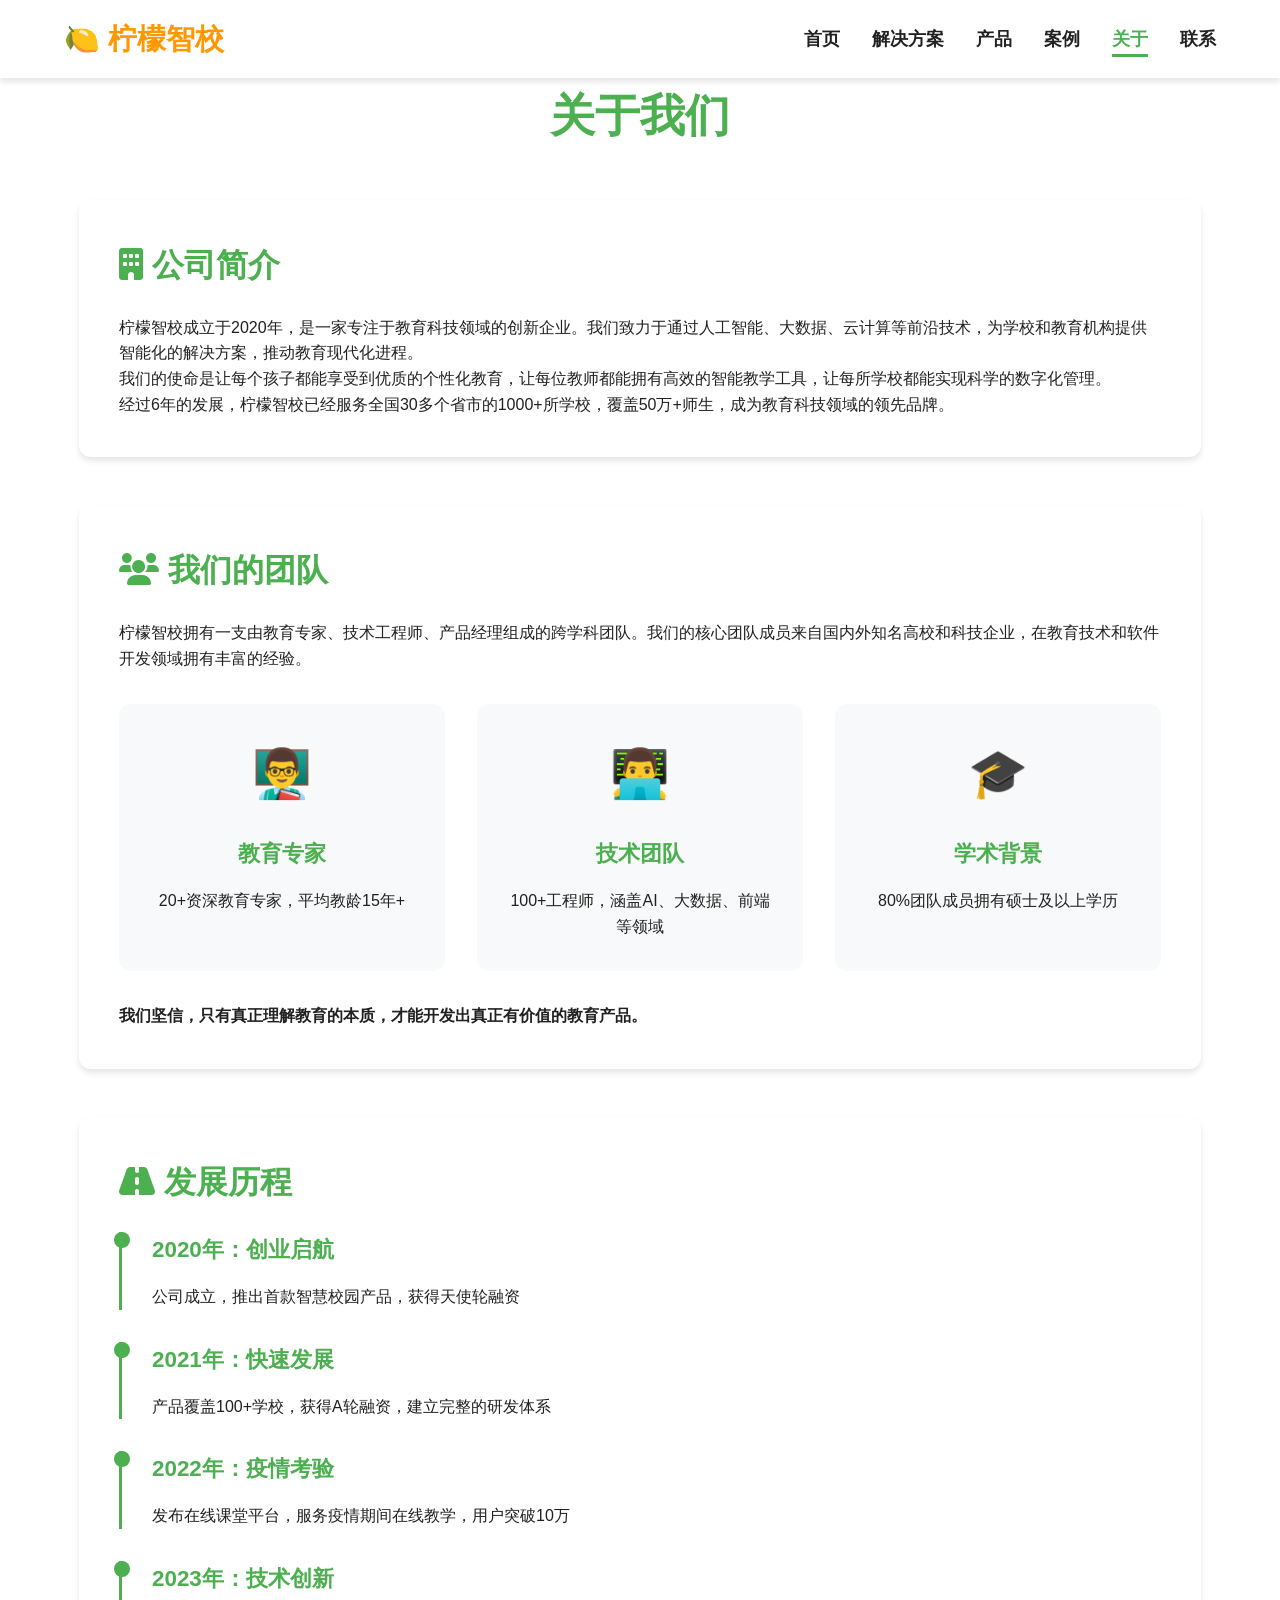
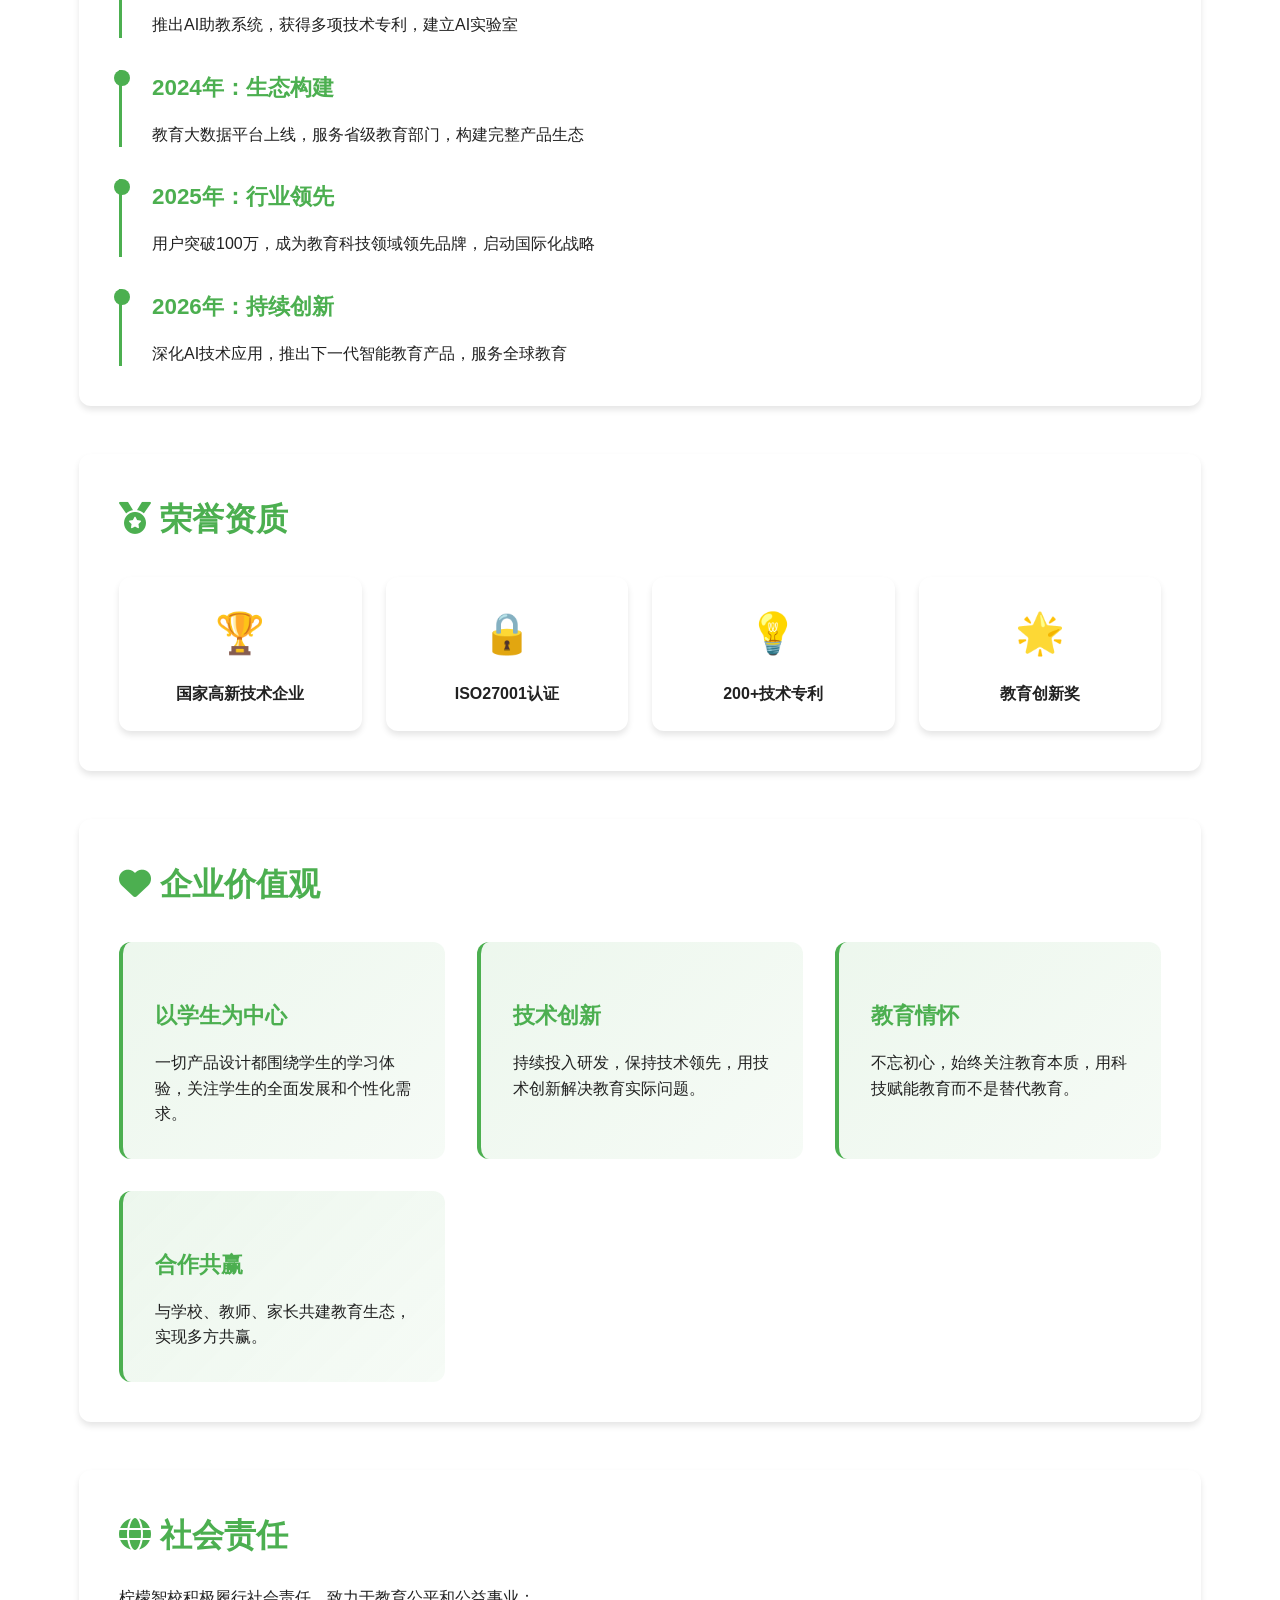
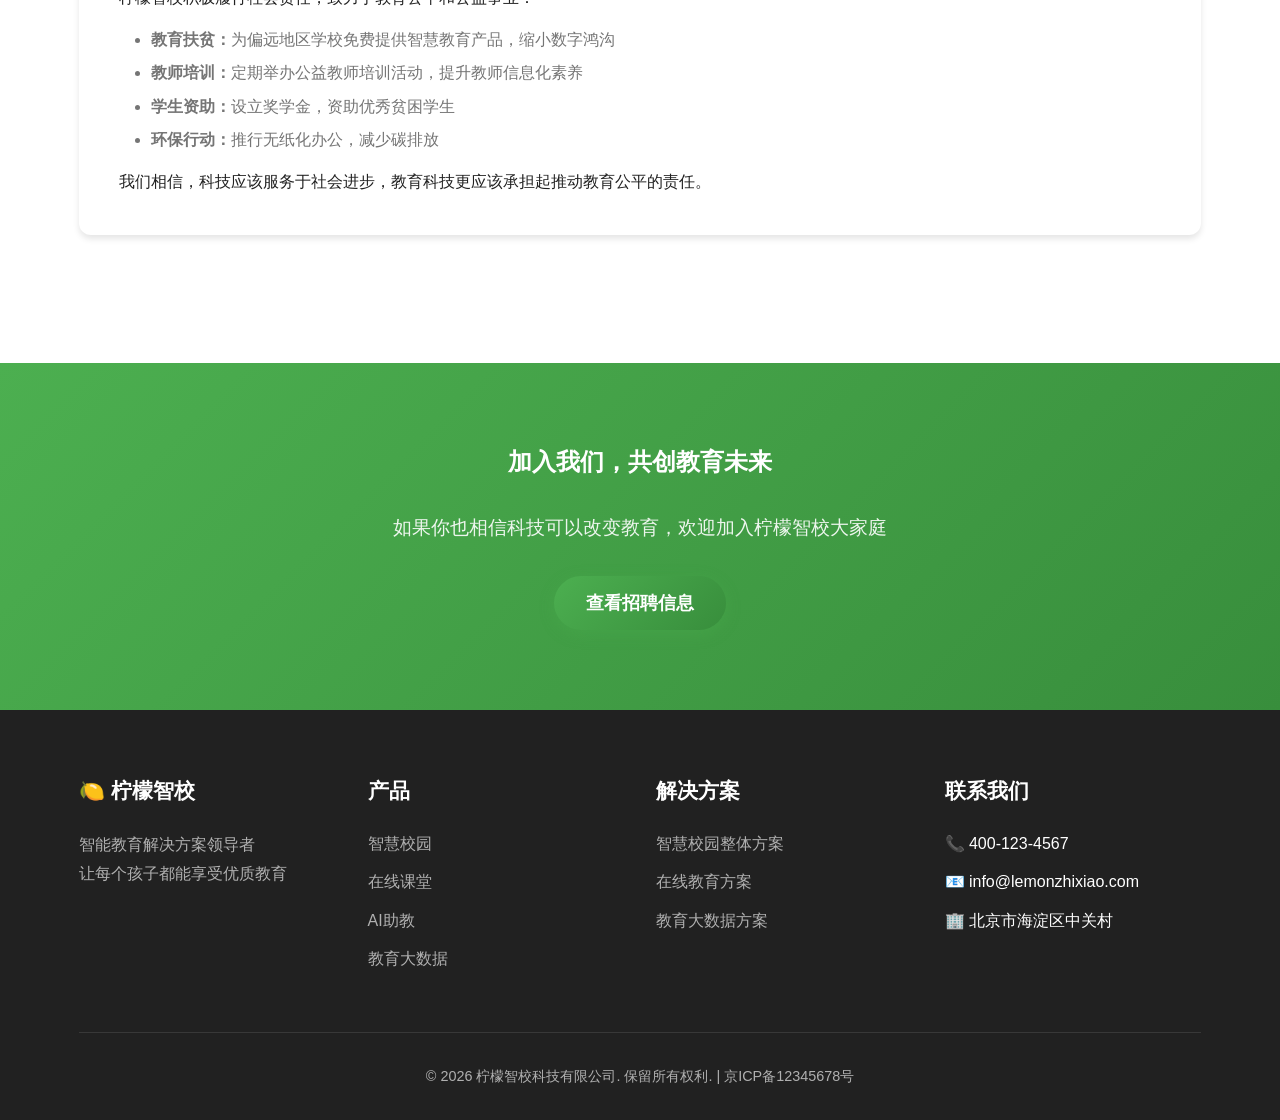
<file: docs/about.html>
<!DOCTYPE html>
<html lang="zh-CN">
<head>
    <meta charset="UTF-8">
    <meta name="viewport" content="width=device-width, initial-scale=1.0">
    <title>关于 - 柠檬智校 | 公司介绍与发展历程</title>
    <link rel="icon" href="favicon.ico" type="image/x-icon">
    <meta name="description" content="柠檬智校成立于2020年，专注于教育科技领域，致力于通过AI和大数据技术推动教育现代化，服务全国1000+学校。">
    <link rel="stylesheet" href="styles.css">
    <link rel="stylesheet" href="https://cdnjs.cloudflare.com/ajax/libs/font-awesome/6.0.0/css/all.min.css">
</head>
<body>
    <!-- 导航栏 -->
    <nav class="navbar">
        <div class="container">
            <a href="index.html" class="logo">🍋 <span>柠檬智校</span></a>
            <ul class="nav-links">
                <li><a href="index.html">首页</a></li>
                <li><a href="solutions.html">解决方案</a></li>
                <li><a href="products.html">产品</a></li>
                <li><a href="cases.html">案例</a></li>
                <li><a href="about.html" class="active">关于</a></li>
                <li><a href="contact.html">联系</a></li>
            </ul>
        </div>
    </nav>

    <!-- 关于内容 -->
    <main class="page-content">
        <div class="container">
            <h1>关于我们</h1>
            
            <div class="page-section">
                <h2><i class="fas fa-building"></i> 公司简介</h2>
                <p>柠檬智校成立于2020年，是一家专注于教育科技领域的创新企业。我们致力于通过人工智能、大数据、云计算等前沿技术，为学校和教育机构提供智能化的解决方案，推动教育现代化进程。</p>
                <p>我们的使命是让每个孩子都能享受到优质的个性化教育，让每位教师都能拥有高效的智能教学工具，让每所学校都能实现科学的数字化管理。</p>
                <p>经过6年的发展，柠檬智校已经服务全国30多个省市的1000+所学校，覆盖50万+师生，成为教育科技领域的领先品牌。</p>
            </div>

            <div class="page-section">
                <h2><i class="fas fa-users"></i> 我们的团队</h2>
                <p>柠檬智校拥有一支由教育专家、技术工程师、产品经理组成的跨学科团队。我们的核心团队成员来自国内外知名高校和科技企业，在教育技术和软件开发领域拥有丰富的经验。</p>
                
                <div style="display: grid; grid-template-columns: repeat(auto-fit, minmax(250px, 1fr)); gap: 2rem; margin-top: 2rem;">
                    <div style="text-align: center; background: #f8f9fa; padding: 2rem; border-radius: 12px;">
                        <div style="font-size: 3rem; margin-bottom: 1rem; color: var(--primary-color);">👨‍🏫</div>
                        <h3>教育专家</h3>
                        <p>20+资深教育专家，平均教龄15年+</p>
                    </div>
                    <div style="text-align: center; background: #f8f9fa; padding: 2rem; border-radius: 12px;">
                        <div style="font-size: 3rem; margin-bottom: 1rem; color: var(--primary-color);">👨‍💻</div>
                        <h3>技术团队</h3>
                        <p>100+工程师，涵盖AI、大数据、前端等领域</p>
                    </div>
                    <div style="text-align: center; background: #f8f9fa; padding: 2rem; border-radius: 12px;">
                        <div style="font-size: 3rem; margin-bottom: 1rem; color: var(--primary-color);">🎓</div>
                        <h3>学术背景</h3>
                        <p>80%团队成员拥有硕士及以上学历</p>
                    </div>
                </div>

                <p style="margin-top: 2rem;"><strong>我们坚信，只有真正理解教育的本质，才能开发出真正有价值的教育产品。</strong></p>
            </div>

            <div class="page-section">
                <h2><i class="fas fa-road"></i> 发展历程</h2>
                <div style="position: relative; padding-left: 30px; border-left: 3px solid var(--primary-color);">
                    <div style="position: absolute; left: -8px; top: 0; width: 16px; height: 16px; background: var(--primary-color); border-radius: 50%;"></div>
                    <h3>2020年：创业启航</h3>
                    <p>公司成立，推出首款智慧校园产品，获得天使轮融资</p>
                </div>
                
                <div style="position: relative; padding-left: 30px; border-left: 3px solid var(--primary-color); margin-top: 2rem;">
                    <div style="position: absolute; left: -8px; top: 0; width: 16px; height: 16px; background: var(--primary-color); border-radius: 50%;"></div>
                    <h3>2021年：快速发展</h3>
                    <p>产品覆盖100+学校，获得A轮融资，建立完整的研发体系</p>
                </div>
                
                <div style="position: relative; padding-left: 30px; border-left: 3px solid var(--primary-color); margin-top: 2rem;">
                    <div style="position: absolute; left: -8px; top: 0; width: 16px; height: 16px; background: var(--primary-color); border-radius: 50%;"></div>
                    <h3>2022年：疫情考验</h3>
                    <p>发布在线课堂平台，服务疫情期间在线教学，用户突破10万</p>
                </div>
                
                <div style="position: relative; padding-left: 30px; border-left: 3px solid var(--primary-color); margin-top: 2rem;">
                    <div style="position: absolute; left: -8px; top: 0; width: 16px; height: 16px; background: var(--primary-color); border-radius: 50%;"></div>
                    <h3>2023年：技术创新</h3>
                    <p>推出AI助教系统，获得多项技术专利，建立AI实验室</p>
                </div>
                
                <div style="position: relative; padding-left: 30px; border-left: 3px solid var(--primary-color); margin-top: 2rem;">
                    <div style="position: absolute; left: -8px; top: 0; width: 16px; height: 16px; background: var(--primary-color); border-radius: 50%;"></div>
                    <h3>2024年：生态构建</h3>
                    <p>教育大数据平台上线，服务省级教育部门，构建完整产品生态</p>
                </div>
                
                <div style="position: relative; padding-left: 30px; border-left: 3px solid var(--primary-color); margin-top: 2rem;">
                    <div style="position: absolute; left: -8px; top: 0; width: 16px; height: 16px; background: var(--primary-color); border-radius: 50%;"></div>
                    <h3>2025年：行业领先</h3>
                    <p>用户突破100万，成为教育科技领域领先品牌，启动国际化战略</p>
                </div>
                
                <div style="position: relative; padding-left: 30px; border-left: 3px solid var(--primary-color); margin-top: 2rem;">
                    <div style="position: absolute; left: -8px; top: 0; width: 16px; height: 16px; background: var(--primary-color); border-radius: 50%;"></div>
                    <h3>2026年：持续创新</h3>
                    <p>深化AI技术应用，推出下一代智能教育产品，服务全球教育</p>
                </div>
            </div>

            <div class="page-section">
                <h2><i class="fas fa-medal"></i> 荣誉资质</h2>
                <div style="display: grid; grid-template-columns: repeat(auto-fit, minmax(200px, 1fr)); gap: 1.5rem; margin-top: 2rem;">
                    <div style="text-align: center; background: white; padding: 1.5rem; border-radius: 12px; box-shadow: var(--shadow);">
                        <div style="font-size: 2.5rem; margin-bottom: 1rem;">🏆</div>
                        <h4>国家高新技术企业</h4>
                    </div>
                    <div style="text-align: center; background: white; padding: 1.5rem; border-radius: 12px; box-shadow: var(--shadow);">
                        <div style="font-size: 2.5rem; margin-bottom: 1rem;">🔒</div>
                        <h4>ISO27001认证</h4>
                    </div>
                    <div style="text-align: center; background: white; padding: 1.5rem; border-radius: 12px; box-shadow: var(--shadow);">
                        <div style="font-size: 2.5rem; margin-bottom: 1rem;">💡</div>
                        <h4>200+技术专利</h4>
                    </div>
                    <div style="text-align: center; background: white; padding: 1.5rem; border-radius: 12px; box-shadow: var(--shadow);">
                        <div style="font-size: 2.5rem; margin-bottom: 1rem;">🌟</div>
                        <h4>教育创新奖</h4>
                    </div>
                </div>
            </div>

            <div class="page-section">
                <h2><i class="fas fa-heart"></i> 企业价值观</h2>
                <div style="display: grid; grid-template-columns: repeat(auto-fit, minmax(250px, 1fr)); gap: 2rem; margin-top: 2rem;">
                    <div style="background: linear-gradient(135deg, rgba(76,175,80,0.1), rgba(76,175,80,0.05)); padding: 2rem; border-radius: 12px; border-left: 4px solid var(--primary-color);">
                        <h3>以学生为中心</h3>
                        <p>一切产品设计都围绕学生的学习体验，关注学生的全面发展和个性化需求。</p>
                    </div>
                    <div style="background: linear-gradient(135deg, rgba(76,175,80,0.1), rgba(76,175,80,0.05)); padding: 2rem; border-radius: 12px; border-left: 4px solid var(--primary-color);">
                        <h3>技术创新</h3>
                        <p>持续投入研发，保持技术领先，用技术创新解决教育实际问题。</p>
                    </div>
                    <div style="background: linear-gradient(135deg, rgba(76,175,80,0.1), rgba(76,175,80,0.05)); padding: 2rem; border-radius: 12px; border-left: 4px solid var(--primary-color);">
                        <h3>教育情怀</h3>
                        <p>不忘初心，始终关注教育本质，用科技赋能教育而不是替代教育。</p>
                    </div>
                    <div style="background: linear-gradient(135deg, rgba(76,175,80,0.1), rgba(76,175,80,0.05)); padding: 2rem; border-radius: 12px; border-left: 4px solid var(--primary-color);">
                        <h3>合作共赢</h3>
                        <p>与学校、教师、家长共建教育生态，实现多方共赢。</p>
                    </div>
                </div>
            </div>

            <div class="page-section">
                <h2><i class="fas fa-globe"></i> 社会责任</h2>
                <p>柠檬智校积极履行社会责任，致力于教育公平和公益事业：</p>
                <ul>
                    <li><strong>教育扶贫：</strong>为偏远地区学校免费提供智慧教育产品，缩小数字鸿沟</li>
                    <li><strong>教师培训：</strong>定期举办公益教师培训活动，提升教师信息化素养</li>
                    <li><strong>学生资助：</strong>设立奖学金，资助优秀贫困学生</li>
                    <li><strong>环保行动：</strong>推行无纸化办公，减少碳排放</li>
                </ul>
                <p>我们相信，科技应该服务于社会进步，教育科技更应该承担起推动教育公平的责任。</p>
            </div>
        </div>
    </main>

    <!-- 行动号召 -->
    <section class="page-content" style="background: linear-gradient(135deg, var(--primary-color), var(--primary-dark)); color: white; text-align: center;">
        <div class="container">
            <h2 style="color: white;">加入我们，共创教育未来</h2>
            <p style="font-size: 1.2rem; margin: 2rem 0; opacity: 0.9;">如果你也相信科技可以改变教育，欢迎加入柠檬智校大家庭</p>
            <a href="contact.html" class="btn primary">查看招聘信息</a>
        </div>
    </section>

    <!-- 页脚 -->
    <footer class="footer">
        <div class="container">
            <div class="footer-grid">
                <div class="footer-section">
                    <h3>🍋 柠檬智校</h3>
                    <p style="color: #b0b0b0; line-height: 1.8;">智能教育解决方案领导者<br>让每个孩子都能享受优质教育</p>
                </div>
                <div class="footer-section">
                    <h3>产品</h3>
                    <ul class="footer-links">
                        <li><a href="products.html#智慧校园">智慧校园</a></li>
                        <li><a href="products.html#在线课堂">在线课堂</a></li>
                        <li><a href="products.html#AI助教">AI助教</a></li>
                        <li><a href="products.html#教育大数据">教育大数据</a></li>
                    </ul>
                </div>
                <div class="footer-section">
                    <h3>解决方案</h3>
                    <ul class="footer-links">
                        <li><a href="solutions.html#智慧校园">智慧校园整体方案</a></li>
                        <li><a href="solutions.html#在线教育">在线教育方案</a></li>
                        <li><a href="solutions.html#教育大数据">教育大数据方案</a></li>
                    </ul>
                </div>
                <div class="footer-section">
                    <h3>联系我们</h3>
                    <ul class="footer-links">
                        <li>📞 400-123-4567</li>
                        <li>📧 info@lemonzhixiao.com</li>
                        <li>🏢 北京市海淀区中关村</li>
                    </ul>
                </div>
            </div>
            <div class="copyright">
                <p>&copy; 2026 柠檬智校科技有限公司. 保留所有权利. | 京ICP备12345678号</p>
            </div>
        </div>
    </footer>

    <script>
        // 导航栏滚动效果
        window.addEventListener('scroll', function() {
            const navbar = document.querySelector('.navbar');
            if (window.scrollY > 50) {
                navbar.classList.add('scrolled');
            } else {
                navbar.classList.remove('scrolled');
            }
        });
    </script>
</body>
</html>
</file>
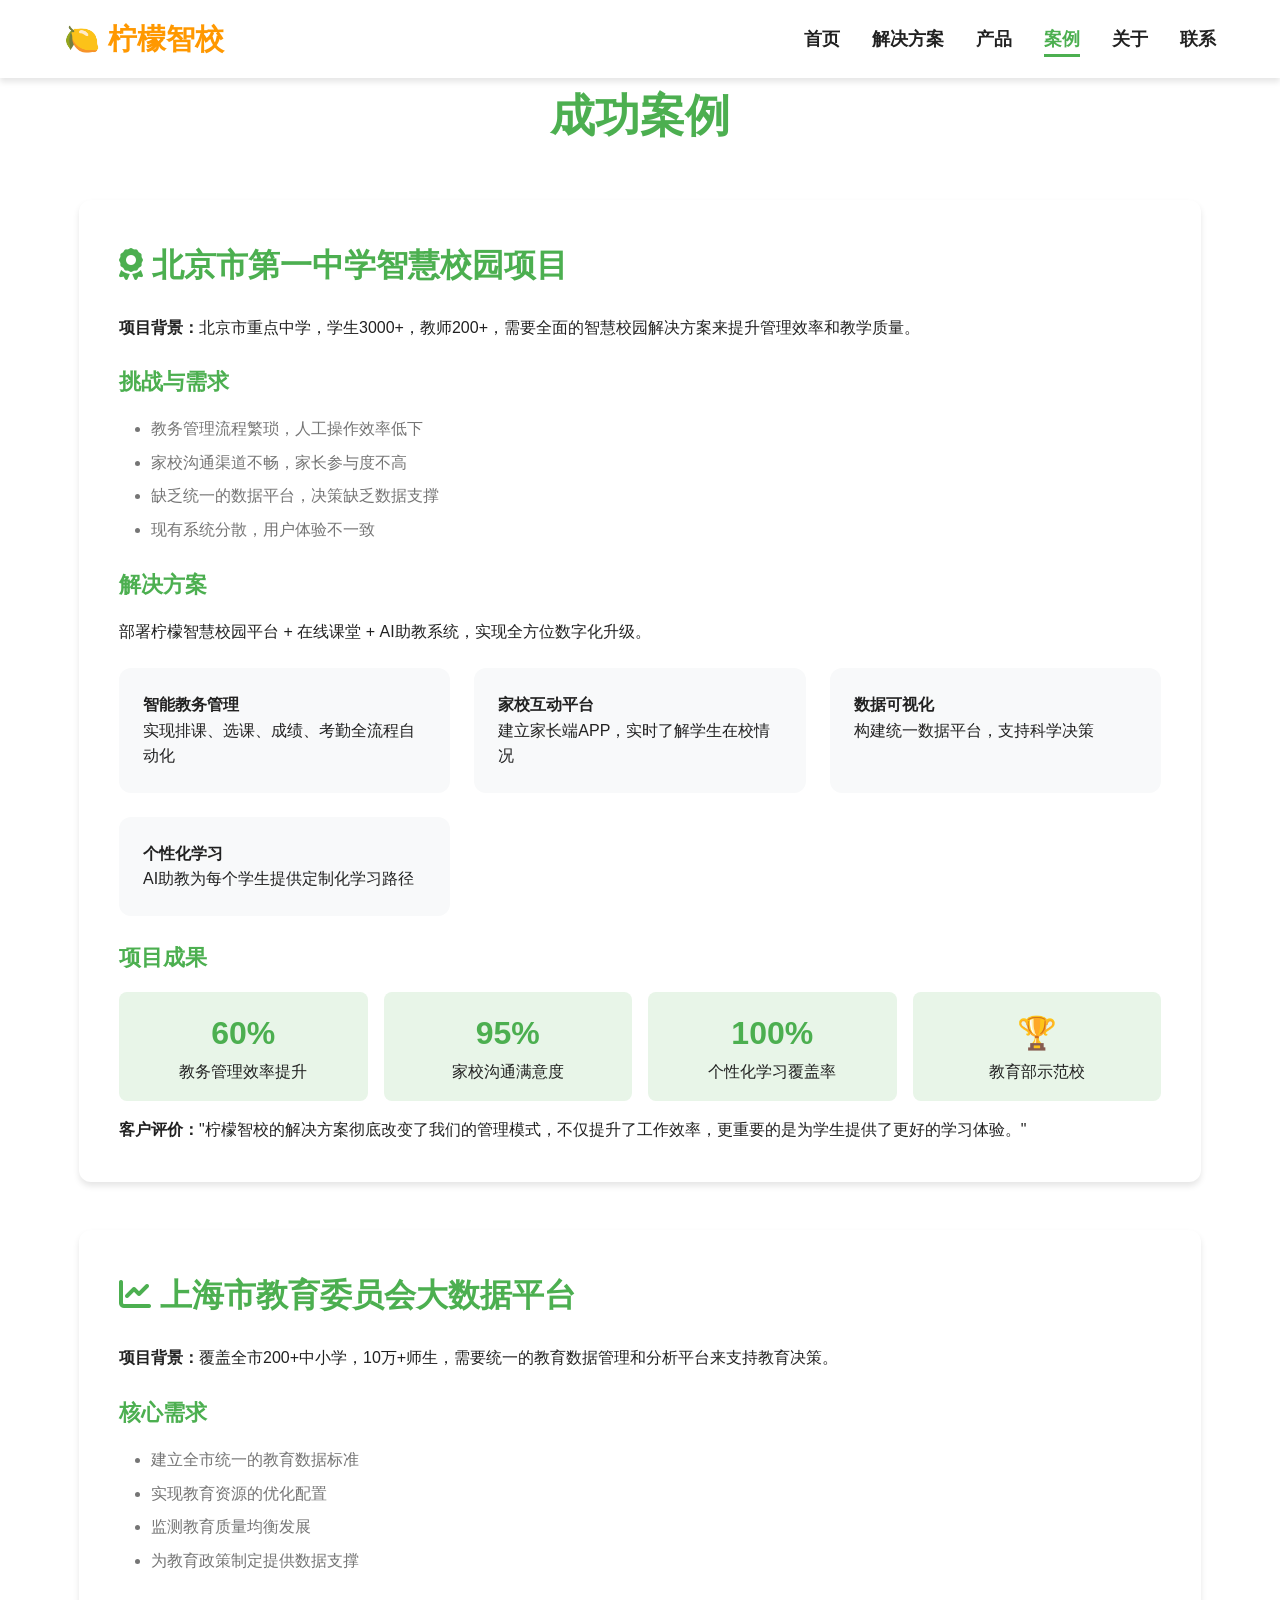
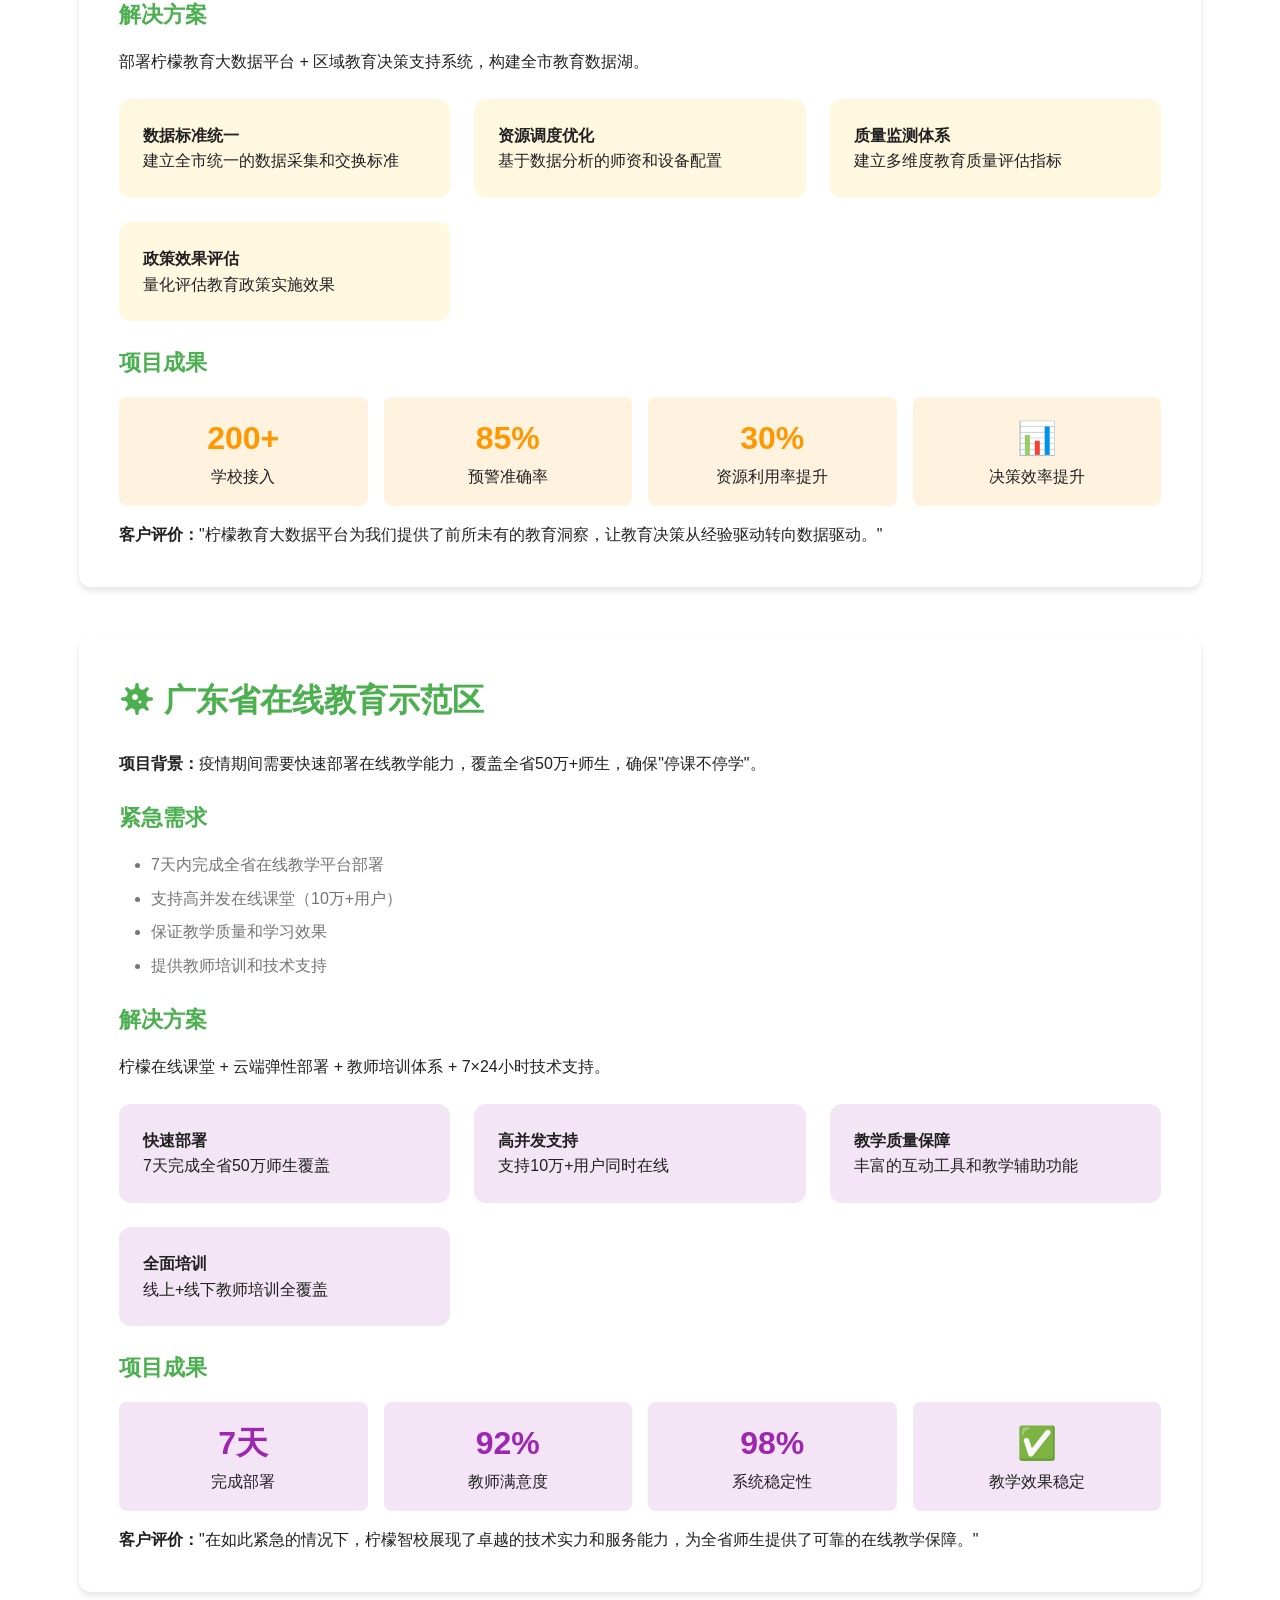
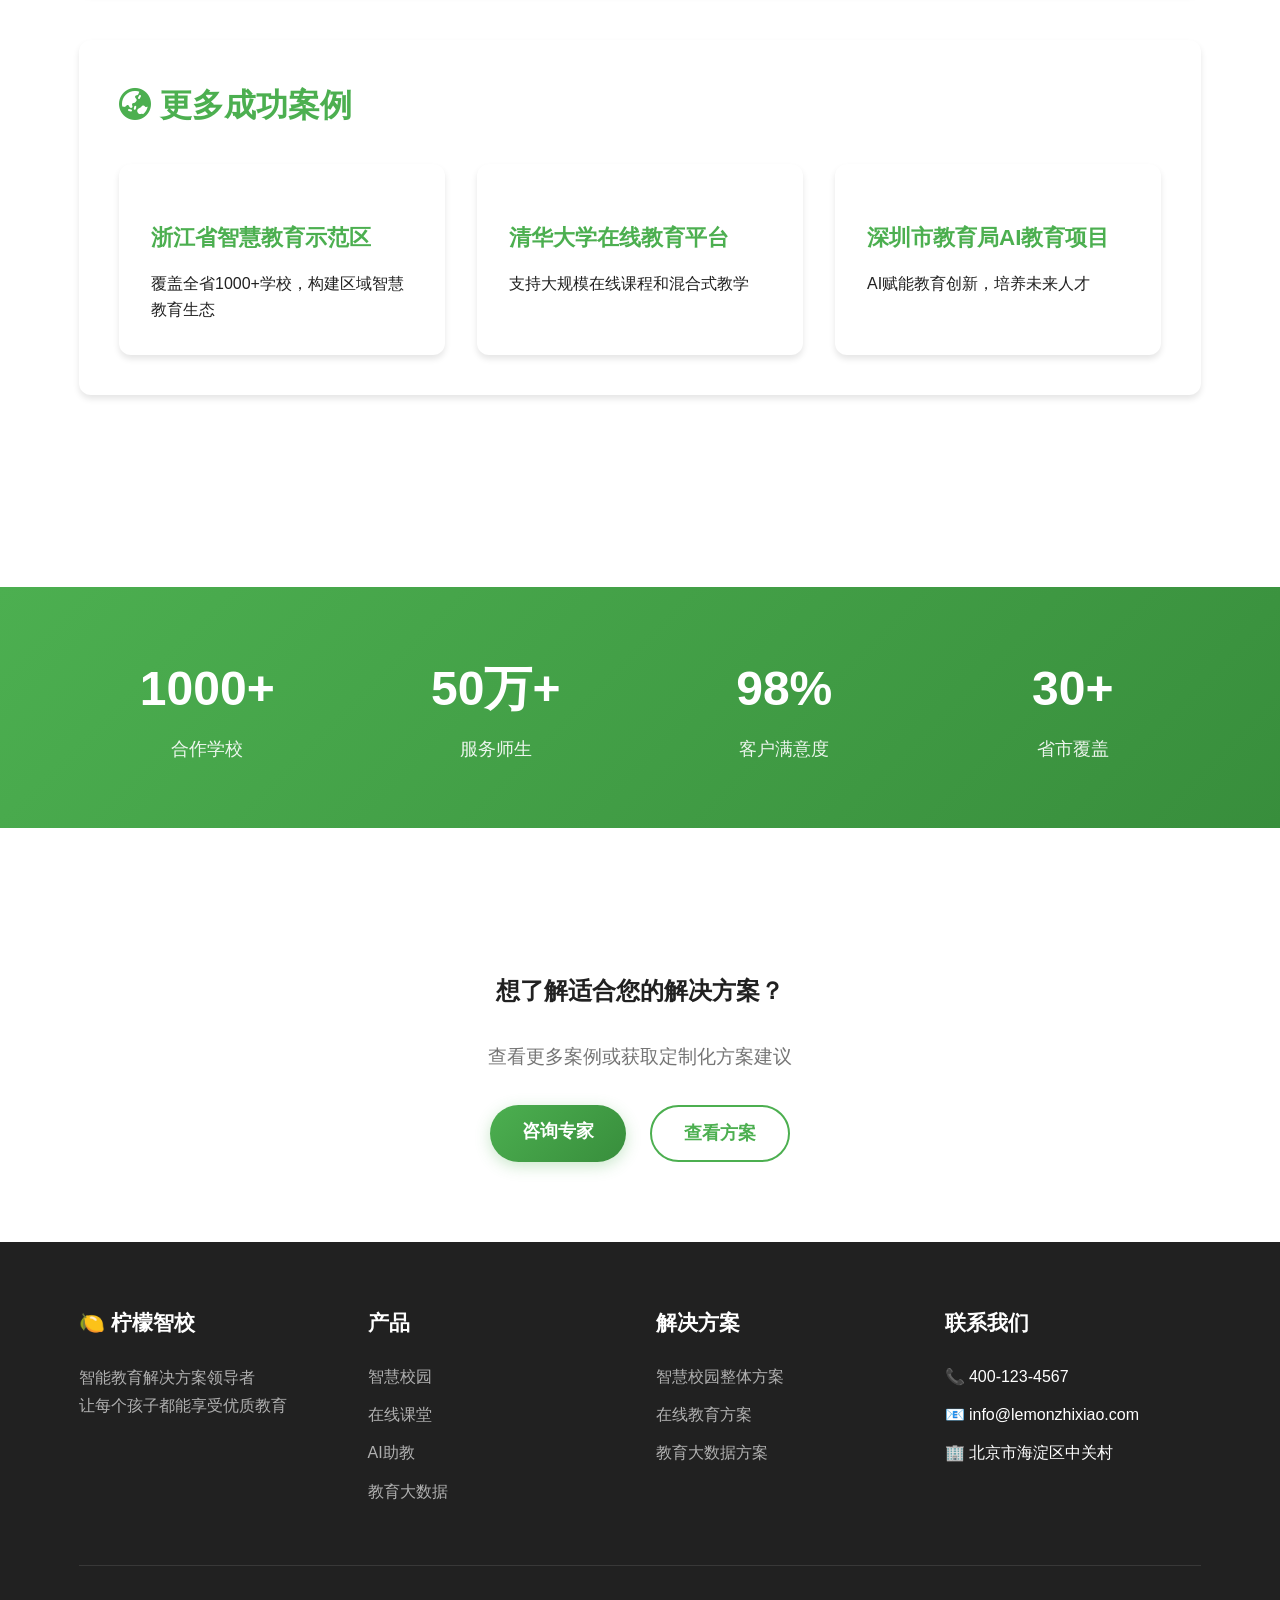
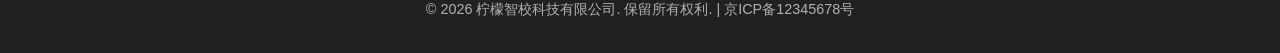
<file: docs/cases.html>
<!DOCTYPE html>
<html lang="zh-CN">
<head>
    <meta charset="UTF-8">
    <meta name="webtoken" content="width=device-width, initial-scale=1.0">
    <title>案例 - 柠檬智校 | 成功客户案例展示</title>
    <link rel="icon" href="favicon.ico" type="image/x-icon">
    <meta name="description" content="柠檬智校服务全国1000+学校，包括北京市第一中学、上海市教育局等知名教育机构，助力教育数字化转型。">
    <link rel="stylesheet" href="styles.css">
    <link rel="stylesheet" href="https://cdnjs.cloudflare.com/ajax/libs/font-awesome/6.0.0/css/all.min.css">
</head>
<body>
    <!-- 导航栏 -->
    <nav class="navbar">
        <div class="container">
            <a href="index.html" class="logo">🍋 <span>柠檬智校</span></a>
            <ul class="nav-links">
                <li><a href="index.html">首页</a></li>
                <li><a href="solutions.html">解决方案</a></li>
                <li><a href="products.html">产品</a></li>
                <li><a href="cases.html" class="active">案例</a></li>
                <li><a href="about.html">关于</a></li>
                <li><a href="contact.html">联系</a></li>
            </ul>
        </div>
    </nav>

    <!-- 案例内容 -->
    <main class="page-content">
        <div class="container">
            <h1>成功案例</h1>
            
            <div class="page-section">
                <h2><i class="fas fa-award"></i> 北京市第一中学智慧校园项目</h2>
                <p><strong>项目背景：</strong>北京市重点中学，学生3000+，教师200+，需要全面的智慧校园解决方案来提升管理效率和教学质量。</p>
                
                <h3>挑战与需求</h3>
                <ul>
                    <li>教务管理流程繁琐，人工操作效率低下</li>
                    <li>家校沟通渠道不畅，家长参与度不高</li>
                    <li>缺乏统一的数据平台，决策缺乏数据支撑</li>
                    <li>现有系统分散，用户体验不一致</li>
                </ul>

                <h3>解决方案</h3>
                <p>部署柠檬智慧校园平台 + 在线课堂 + AI助教系统，实现全方位数字化升级。</p>
                
                <div style="display: grid; grid-template-columns: repeat(auto-fit, minmax(250px, 1fr)); gap: 1.5rem; margin: 1.5rem 0;">
                    <div style="background: #f8f9fa; padding: 1.5rem; border-radius: 12px;">
                        <h4>智能教务管理</h4>
                        <p>实现排课、选课、成绩、考勤全流程自动化</p>
                    </div>
                    <div style="background: #f8f9fa; padding: 1.5rem; border-radius: 12px;">
                        <h4>家校互动平台</h4>
                        <p>建立家长端APP，实时了解学生在校情况</p>
                    </div>
                    <div style="background: #f8f9fa; padding: 1.5rem; border-radius: 12px;">
                        <h4>数据可视化</h4>
                        <p>构建统一数据平台，支持科学决策</p>
                    </div>
                    <div style="background: #f8f9fa; padding: 1.5rem; border-radius: 12px;">
                        <h4>个性化学习</h4>
                        <p>AI助教为每个学生提供定制化学习路径</p>
                    </div>
                </div>

                <h3>项目成果</h3>
                <div style="display: grid; grid-template-columns: repeat(auto-fit, minmax(150px, 1fr)); gap: 1rem; margin: 1rem 0;">
                    <div style="text-align: center; background: #e8f5e8; padding: 1rem; border-radius: 8px;">
                        <h4 style="color: var(--primary-color); font-size: 2rem;">60%</h4>
                        <p>教务管理效率提升</p>
                    </div>
                    <div style="text-align: center; background: #e8f5e8; padding: 1rem; border-radius: 8px;">
                        <h4 style="color: var(--primary-color); font-size: 2rem;">95%</h4>
                        <p>家校沟通满意度</p>
                    </div>
                    <div style="text-align: center; background: #e8f5e8; padding: 1rem; border-radius: 8px;">
                        <h4 style="color: var(--primary-color); font-size: 2rem;">100%</h4>
                        <p>个性化学习覆盖率</p>
                    </div>
                    <div style="text-align: center; background: #e8f5e8; padding: 1rem; border-radius: 8px;">
                        <h4 style="color: var(--primary-color); font-size: 2rem;">🏆</h4>
                        <p>教育部示范校</p>
                    </div>
                </div>

                <p><strong>客户评价：</strong>"柠檬智校的解决方案彻底改变了我们的管理模式，不仅提升了工作效率，更重要的是为学生提供了更好的学习体验。"</p>
            </div>

            <div class="page-section">
                <h2><i class="fas fa-chart-line"></i> 上海市教育委员会大数据平台</h2>
                <p><strong>项目背景：</strong>覆盖全市200+中小学，10万+师生，需要统一的教育数据管理和分析平台来支持教育决策。</p>
                
                <h3>核心需求</h3>
                <ul>
                    <li>建立全市统一的教育数据标准</li>
                    <li>实现教育资源的优化配置</li>
                    <li>监测教育质量均衡发展</li>
                    <li>为教育政策制定提供数据支撑</li>
                </ul>

                <h3>解决方案</h3>
                <p>部署柠檬教育大数据平台 + 区域教育决策支持系统，构建全市教育数据湖。</p>
                
                <div style="display: grid; grid-template-columns: repeat(auto-fit, minmax(250px, 1fr)); gap: 1.5rem; margin: 1.5rem 0;">
                    <div style="background: #fff8e1; padding: 1.5rem; border-radius: 12px;">
                        <h4>数据标准统一</h4>
                        <p>建立全市统一的数据采集和交换标准</p>
                    </div>
                    <div style="background: #fff8e1; padding: 1.5rem; border-radius: 12px;">
                        <h4>资源调度优化</h4>
                        <p>基于数据分析的师资和设备配置</p>
                    </div>
                    <div style="background: #fff8e1; padding: 1.5rem; border-radius: 12px;">
                        <h4>质量监测体系</h4>
                        <p>建立多维度教育质量评估指标</p>
                    </div>
                    <div style="background: #fff8e1; padding: 1.5rem; border-radius: 12px;">
                        <h4>政策效果评估</h4>
                        <p>量化评估教育政策实施效果</p>
                    </div>
                </div>

                <h3>项目成果</h3>
                <div style="display: grid; grid-template-columns: repeat(auto-fit, minmax(150px, 1fr)); gap: 1rem; margin: 1rem 0;">
                    <div style="text-align: center; background: #fff3e0; padding: 1rem; border-radius: 8px;">
                        <h4 style="color: var(--secondary-color); font-size: 2rem;">200+</h4>
                        <p>学校接入</p>
                    </div>
                    <div style="text-align: center; background: #fff3e0; padding: 1rem; border-radius: 8px;">
                        <h4 style="color: var(--secondary-color); font-size: 2rem;">85%</h4>
                        <p>预警准确率</p>
                    </div>
                    <div style="text-align: center; background: #fff3e0; padding: 1rem; border-radius: 8px;">
                        <h4 style="color: var(--secondary-color); font-size: 2rem;">30%</h4>
                        <p>资源利用率提升</p>
                    </div>
                    <div style="text-align: center; background: #fff3e0; padding: 1rem; border-radius: 8px;">
                        <h4 style="color: var(--secondary-color); font-size: 2rem;">📊</h4>
                        <p>决策效率提升</p>
                    </div>
                </div>

                <p><strong>客户评价：</strong>"柠檬教育大数据平台为我们提供了前所未有的教育洞察，让教育决策从经验驱动转向数据驱动。"</p>
            </div>

            <div class="page-section">
                <h2><i class="fas fa-virus"></i> 广东省在线教育示范区</h2>
                <p><strong>项目背景：</strong>疫情期间需要快速部署在线教学能力，覆盖全省50万+师生，确保"停课不停学"。</p>
                
                <h3>紧急需求</h3>
                <ul>
                    <li>7天内完成全省在线教学平台部署</li>
                    <li>支持高并发在线课堂（10万+用户）</li>
                    <li>保证教学质量和学习效果</li>
                    <li>提供教师培训和技术支持</li>
                </ul>

                <h3>解决方案</h3>
                <p>柠檬在线课堂 + 云端弹性部署 + 教师培训体系 + 7×24小时技术支持。</p>
                
                <div style="display: grid; grid-template-columns: repeat(auto-fit, minmax(250px, 1fr)); gap: 1.5rem; margin: 1.5rem 0;">
                    <div style="background: #f3e5f5; padding: 1.5rem; border-radius: 12px;">
                        <h4>快速部署</h4>
                        <p>7天完成全省50万师生覆盖</p>
                    </div>
                    <div style="background: #f3e5f5; padding: 1.5rem; border-radius: 12px;">
                        <h4>高并发支持</h4>
                        <p>支持10万+用户同时在线</p>
                    </div>
                    <div style="background: #f3e5f5; padding: 1.5rem; border-radius: 12px;">
                        <h4>教学质量保障</h4>
                        <p>丰富的互动工具和教学辅助功能</p>
                    </div>
                    <div style="background: #f3e5f5; padding: 1.5rem; border-radius: 12px;">
                        <h4>全面培训</h4>
                        <p>线上+线下教师培训全覆盖</p>
                    </div>
                </div>

                <h3>项目成果</h3>
                <div style="display: grid; grid-template-columns: repeat(auto-fit, minmax(150px, 1fr)); gap: 1rem; margin: 1rem 0;">
                    <div style="text-align: center; background: #f3e5f5; padding: 1rem; border-radius: 8px;">
                        <h4 style="color: #9c27b0; font-size: 2rem;">7天</h4>
                        <p>完成部署</p>
                    </div>
                    <div style="text-align: center; background: #f3e5f5; padding: 1rem; border-radius: 8px;">
                        <h4 style="color: #9c27b0; font-size: 2rem;">92%</h4>
                        <p>教师满意度</p>
                    </div>
                    <div style="text-align: center; background: #f3e5f5; padding: 1rem; border-radius: 8px;">
                        <h4 style="color: #9c27b0; font-size: 2rem;">98%</h4>
                        <p>系统稳定性</p>
                    </div>
                    <div style="text-align: center; background: #f3e5f5; padding: 1rem; border-radius: 8px;">
                        <h4 style="color: #9c27b0; font-size: 2rem;">✅</h4>
                        <p>教学效果稳定</p>
                    </div>
                </div>

                <p><strong>客户评价：</strong>"在如此紧急的情况下，柠檬智校展现了卓越的技术实力和服务能力，为全省师生提供了可靠的在线教学保障。"</p>
            </div>

            <div class="page-section">
                <h2><i class="fas fa-globe-asia"></i> 更多成功案例</h2>
                <div style="display: grid; grid-template-columns: repeat(auto-fit, minmax(300px, 1fr)); gap: 2rem; margin-top: 2rem;">
                    <div style="background: white; padding: 2rem; border-radius: 12px; box-shadow: var(--shadow);">
                        <h3>浙江省智慧教育示范区</h3>
                        <p>覆盖全省1000+学校，构建区域智慧教育生态</p>
                    </div>
                    <div style="background: white; padding: 2rem; border-radius: 12px; box-shadow: var(--shadow);">
                        <h3>清华大学在线教育平台</h3>
                        <p>支持大规模在线课程和混合式教学</p>
                    </div>
                    <div style="background: white; padding: 2rem; border-radius: 12px; box-shadow: var(--shadow);">
                        <h3>深圳市教育局AI教育项目</h3>
                        <p>AI赋能教育创新，培养未来人才</p>
                    </div>
                </div>
            </div>
        </div>
    </main>

    <!-- 客户统计 -->
    <section class="stats">
        <div class="container">
            <div class="stats-grid">
                <div class="stat-item">
                    <h3>1000+</h3>
                    <p>合作学校</p>
                </div>
                <div class="stat-item">
                    <h3>50万+</h3>
                    <p>服务师生</p>
                </div>
                <div class="stat-item">
                    <h3>98%</h3>
                    <p>客户满意度</p>
                </div>
                <div class="stat-item">
                    <h3>30+</h3>
                    <p>省市覆盖</p>
                </div>
            </div>
        </div>
    </section>

    <!-- 行动号召 -->
    <section class="page-content" style="text-align: center;">
        <div class="container">
            <h2>想了解适合您的解决方案？</h2>
            <p style="font-size: 1.2rem; margin: 2rem 0; color: var(--text-secondary);">查看更多案例或获取定制化方案建议</p>
            <div class="cta-buttons">
                <a href="contact.html" class="btn primary">咨询专家</a>
                <a href="solutions.html" class="btn secondary">查看方案</a>
            </div>
        </div>
    </section>

    <!-- 页脚 -->
    <footer class="footer">
        <div class="container">
            <div class="footer-grid">
                <div class="footer-section">
                    <h3>🍋 柠檬智校</h3>
                    <p style="color: #b0b0b0; line-height: 1.8;">智能教育解决方案领导者<br>让每个孩子都能享受优质教育</p>
                </div>
                <div class="footer-section">
                    <h3>产品</h3>
                    <ul class="footer-links">
                        <li><a href="products.html#智慧校园">智慧校园</a></li>
                        <li><a href="products.html#在线课堂">在线课堂</a></li>
                        <li><a href="products.html#AI助教">AI助教</a></li>
                        <li><a href="products.html#教育大数据">教育大数据</a></li>
                    </ul>
                </div>
                <div class="footer-section">
                    <h3>解决方案</h3>
                    <ul class="footer-links">
                        <li><a href="solutions.html#智慧校园">智慧校园整体方案</a></li>
                        <li><a href="solutions.html#在线教育">在线教育方案</a></li>
                        <li><a href="solutions.html#教育大数据">教育大数据方案</a></li>
                    </ul>
                </div>
                <div class="footer-section">
                    <h3>联系我们</h3>
                    <ul class="footer-links">
                        <li>📞 400-123-4567</li>
                        <li>📧 info@lemonzhixiao.com</li>
                        <li>🏢 北京市海淀区中关村</li>
                    </ul>
                </div>
            </div>
            <div class="copyright">
                <p>&copy; 2026 柠檬智校科技有限公司. 保留所有权利. | 京ICP备12345678号</p>
            </div>
        </div>
    </footer>

    <script>
        // 导航栏滚动效果
        window.addEventListener('scroll', function() {
            const navbar = document.querySelector('.navbar');
            if (window.scrollY > 50) {
                navbar.classList.add('scrolled');
            } else {
                navbar.classList.remove('scrolled');
            }
        });
    </script>
</body>
</html>
</file>
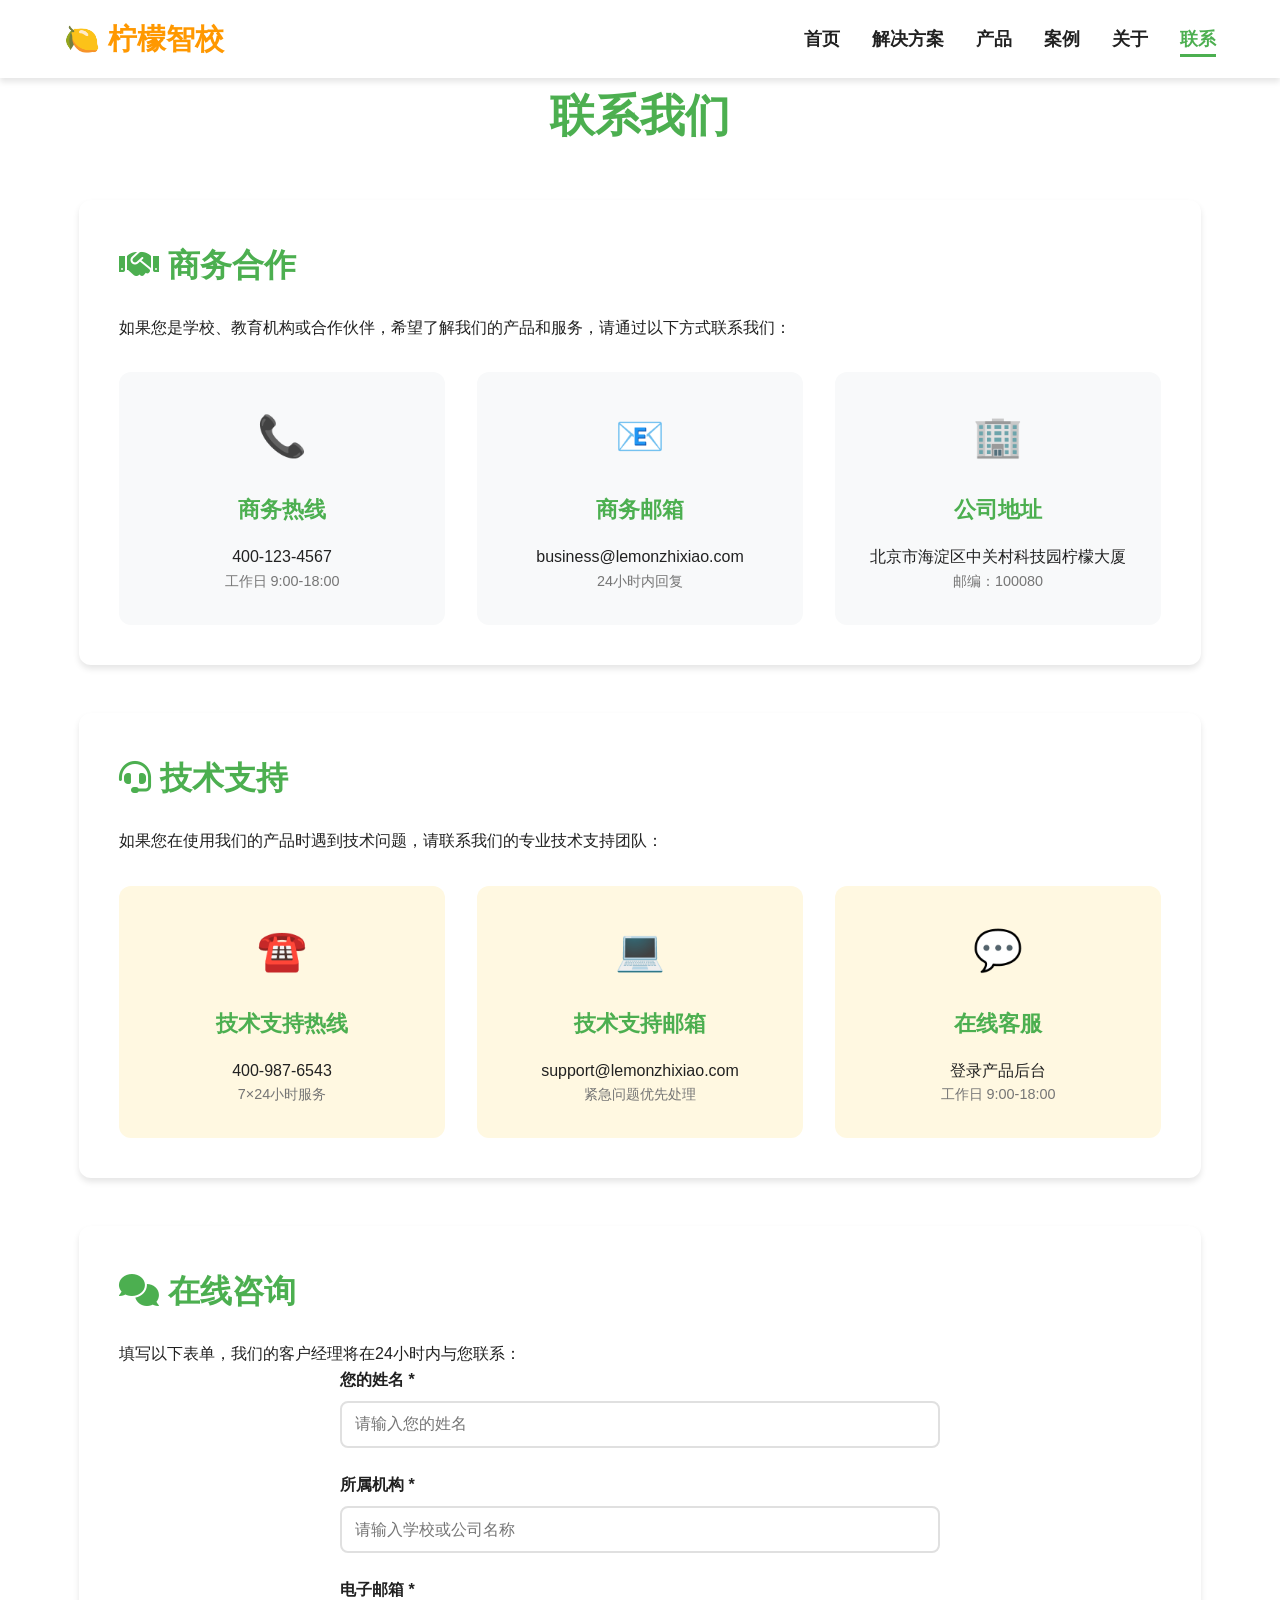
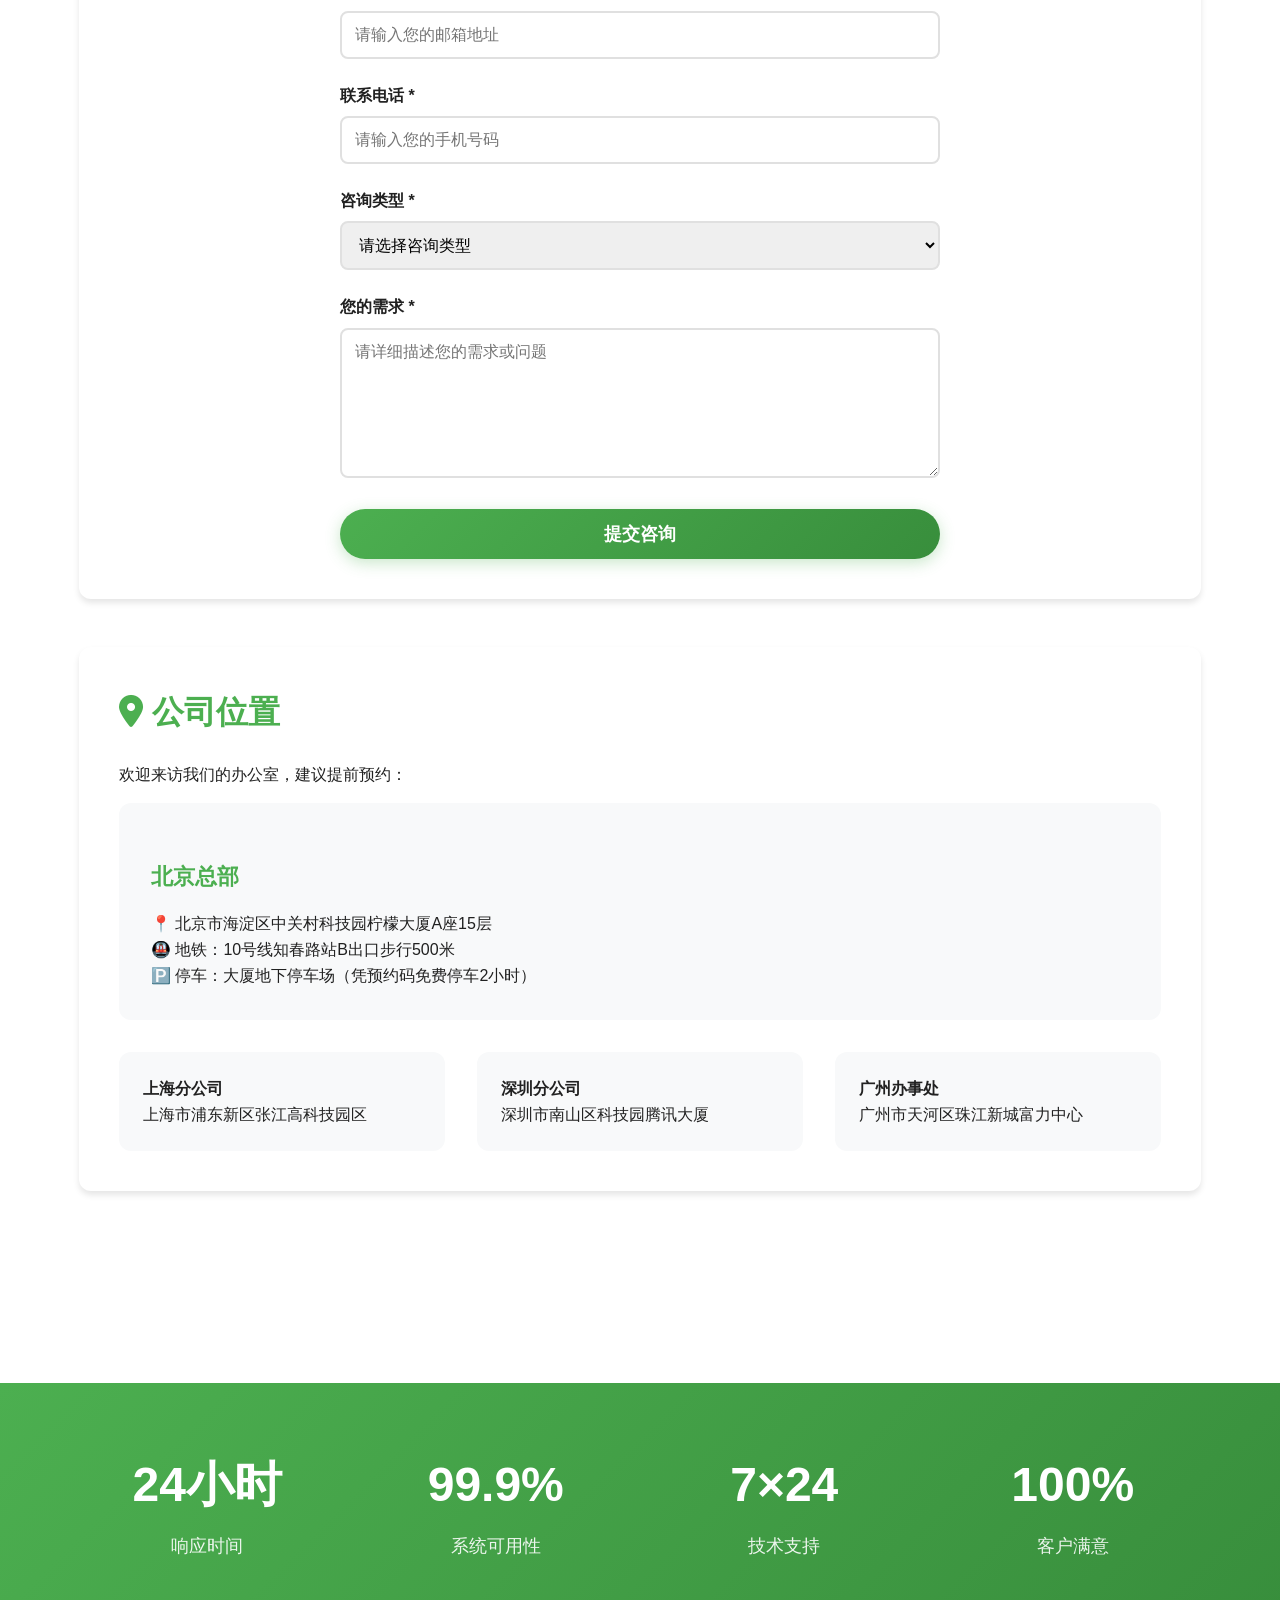
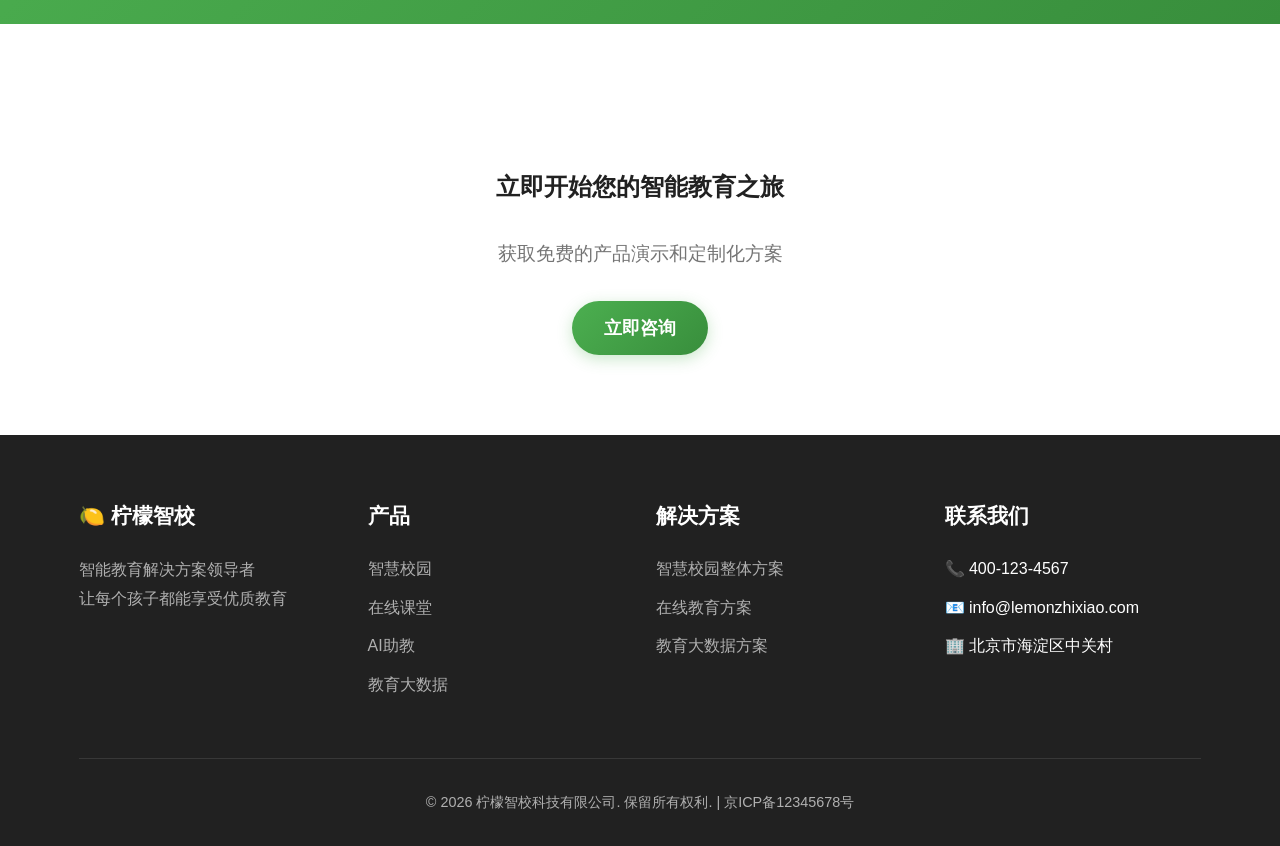
<file: docs/contact.html>
<!DOCTYPE html>
<html lang="zh-CN">
<head>
    <meta charset="UTF-8">
    <meta name="viewport" content="width=device-width, initial-scale=1.0">
    <title>联系 - 柠檬智校 | 商务合作与技术支持</title>
    <link rel="icon" href="favicon.ico" type="image/x-icon">
    <meta name="description" content="联系柠檬智校获取产品咨询、商务合作、技术支持等服务，400-123-4567，info@lemonzhixiao.com">
    <link rel="stylesheet" href="styles.css">
    <link rel="stylesheet" href="https://cdnjs.cloudflare.com/ajax/libs/font-awesome/6.0.0/css/all.min.css">
</head>
<body>
    <!-- 导航栏 -->
    <nav class="navbar">
        <div class="container">
            <a href="index.html" class="logo">🍋 <span>柠檬智校</span></a>
            <ul class="nav-links">
                <li><a href="index.html">首页</a></li>
                <li><a href="solutions.html">解决方案</a></li>
                <li><a href="products.html">产品</a></li>
                <li><a href="cases.html">案例</a></li>
                <li><a href="about.html">关于</a></li>
                <li><a href="contact.html" class="active">联系</a></li>
            </ul>
        </div>
    </nav>

    <!-- 联系内容 -->
    <main class="page-content">
        <div class="container">
            <h1>联系我们</h1>
            
            <div class="page-section">
                <h2><i class="fas fa-handshake"></i> 商务合作</h2>
                <p>如果您是学校、教育机构或合作伙伴，希望了解我们的产品和服务，请通过以下方式联系我们：</p>
                
                <div style="display: grid; grid-template-columns: repeat(auto-fit, minmax(250px, 1fr)); gap: 2rem; margin-top: 2rem;">
                    <div style="text-align: center; background: #f8f9fa; padding: 2rem; border-radius: 12px;">
                        <div style="font-size: 2.5rem; margin-bottom: 1rem; color: var(--primary-color);">📞</div>
                        <h3>商务热线</h3>
                        <p>400-123-4567</p>
                        <p style="font-size: 0.9rem; color: var(--text-secondary);">工作日 9:00-18:00</p>
                    </div>
                    <div style="text-align: center; background: #f8f9fa; padding: 2rem; border-radius: 12px;">
                        <div style="font-size: 2.5rem; margin-bottom: 1rem; color: var(--primary-color);">📧</div>
                        <h3>商务邮箱</h3>
                        <p>business@lemonzhixiao.com</p>
                        <p style="font-size: 0.9rem; color: var(--text-secondary);">24小时内回复</p>
                    </div>
                    <div style="text-align: center; background: #f8f9fa; padding: 2rem; border-radius: 12px;">
                        <div style="font-size: 2.5rem; margin-bottom: 1rem; color: var(--primary-color);">🏢</div>
                        <h3>公司地址</h3>
                        <p>北京市海淀区中关村科技园柠檬大厦</p>
                        <p style="font-size: 0.9rem; color: var(--text-secondary);">邮编：100080</p>
                    </div>
                </div>
            </div>

            <div class="page-section">
                <h2><i class="fas fa-headset"></i> 技术支持</h2>
                <p>如果您在使用我们的产品时遇到技术问题，请联系我们的专业技术支持团队：</p>
                
                <div style="display: grid; grid-template-columns: repeat(auto-fit, minmax(250px, 1fr)); gap: 2rem; margin-top: 2rem;">
                    <div style="text-align: center; background: #fff8e1; padding: 2rem; border-radius: 12px;">
                        <div style="font-size: 2.5rem; margin-bottom: 1rem; color: var(--secondary-color);">☎️</div>
                        <h3>技术支持热线</h3>
                        <p>400-987-6543</p>
                        <p style="font-size: 0.9rem; color: var(--text-secondary);">7×24小时服务</p>
                    </div>
                    <div style="text-align: center; background: #fff8e1; padding: 2rem; border-radius: 12px;">
                        <div style="font-size: 2.5rem; margin-bottom: 1rem; color: var(--secondary-color);">💻</div>
                        <h3>技术支持邮箱</h3>
                        <p>support@lemonzhixiao.com</p>
                        <p style="font-size: 0.9rem; color: var(--text-secondary);">紧急问题优先处理</p>
                    </div>
                    <div style="text-align: center; background: #fff8e1; padding: 2rem; border-radius: 12px;">
                        <div style="font-size: 2.5rem; margin-bottom: 1rem; color: var(--secondary-color);">💬</div>
                        <h3>在线客服</h3>
                        <p>登录产品后台</p>
                        <p style="font-size: 0.9rem; color: var(--text-secondary);">工作日 9:00-18:00</p>
                    </div>
                </div>
            </div>

            <div class="page-section">
                <h2><i class="fas fa-comments"></i> 在线咨询</h2>
                <p>填写以下表单，我们的客户经理将在24小时内与您联系：</p>
                
                <form class="contact-form" id="contactForm">
                    <div class="form-group">
                        <label for="name">您的姓名 *</label>
                        <input type="text" id="name" class="form-control" placeholder="请输入您的姓名" required>
                    </div>
                    
                    <div class="form-group">
                        <label for="organization">所属机构 *</label>
                        <input type="text" id="organization" class="form-control" placeholder="请输入学校或公司名称" required>
                    </div>
                    
                    <div class="form-group">
                        <label for="email">电子邮箱 *</label>
                        <input type="email" id="email" class="form-control" placeholder="请输入您的邮箱地址" required>
                    </div>
                    
                    <div class="form-group">
                        <label for="phone">联系电话 *</label>
                        <input type="tel" id="phone" class="form-control" placeholder="请输入您的手机号码" required>
                    </div>
                    
                    <div class="form-group">
                        <label for="type">咨询类型 *</label>
                        <select id="type" class="form-control" required>
                            <option value="">请选择咨询类型</option>
                            <option value="business">商务合作</option>
                            <option value="tech">技术支持</option>
                            <option value="product">产品咨询</option>
                            <option value="demo">产品演示</option>
                            <option value="other">其他</option>
                        </select>
                    </div>
                    
                    <div class="form-group">
                        <label for="message">您的需求 *</label>
                        <textarea id="message" class="form-control" placeholder="请详细描述您的需求或问题" required></textarea>
                    </div>
                    
                    <button type="submit" class="btn primary" style="width: 100%;">提交咨询</button>
                </form>
            </div>

            <div class="page-section">
                <h2><i class="fas fa-map-marker-alt"></i> 公司位置</h2>
                <p>欢迎来访我们的办公室，建议提前预约：</p>
                <div style="background: #f8f9fa; padding: 2rem; border-radius: 12px; margin-top: 1rem;">
                    <h3>北京总部</h3>
                    <p>📍 北京市海淀区中关村科技园柠檬大厦A座15层</p>
                    <p>🚇 地铁：10号线知春路站B出口步行500米</p>
                    <p>🅿️ 停车：大厦地下停车场（凭预约码免费停车2小时）</p>
                </div>
                
                <div style="display: grid; grid-template-columns: repeat(auto-fit, minmax(250px, 1fr)); gap: 2rem; margin-top: 2rem;">
                    <div style="background: #f8f9fa; padding: 1.5rem; border-radius: 12px;">
                        <h4>上海分公司</h4>
                        <p>上海市浦东新区张江高科技园区</p>
                    </div>
                    <div style="background: #f8f9fa; padding: 1.5rem; border-radius: 12px;">
                        <h4>深圳分公司</h4>
                        <p>深圳市南山区科技园腾讯大厦</p>
                    </div>
                    <div style="background: #f8f9fa; padding: 1.5rem; border-radius: 12px;">
                        <h4>广州办事处</h4>
                        <p>广州市天河区珠江新城富力中心</p>
                    </div>
                </div>
            </div>
        </div>
    </main>

    <!-- 服务承诺 -->
    <section class="stats" style="margin: 4rem 0;">
        <div class="container">
            <div class="stats-grid">
                <div class="stat-item">
                    <h3>24小时</h3>
                    <p>响应时间</p>
                </div>
                <div class="stat-item">
                    <h3>99.9%</h3>
                    <p>系统可用性</p>
                </div>
                <div class="stat-item">
                    <h3>7×24</h3>
                    <p>技术支持</p>
                </div>
                <div class="stat-item">
                    <h3>100%</h3>
                    <p>客户满意</p>
                </div>
            </div>
        </div>
    </section>

    <!-- 行动号召 -->
    <section class="page-content" style="text-align: center;">
        <div class="container">
            <h2>立即开始您的智能教育之旅</h2>
            <p style="font-size: 1.2rem; margin: 2rem 0; color: var(--text-secondary);">获取免费的产品演示和定制化方案</p>
            <a href="#contactForm" class="btn primary">立即咨询</a>
        </div>
    </section>

    <!-- 页脚 -->
    <footer class="footer">
        <div class="container">
            <div class="footer-grid">
                <div class="footer-section">
                    <h3>🍋 柠檬智校</h3>
                    <p style="color: #b0b0b0; line-height: 1.8;">智能教育解决方案领导者<br>让每个孩子都能享受优质教育</p>
                </div>
                <div class="footer-section">
                    <h3>产品</h3>
                    <ul class="footer-links">
                        <li><a href="products.html#智慧校园">智慧校园</a></li>
                        <li><a href="products.html#在线课堂">在线课堂</a></li>
                        <li><a href="products.html#AI助教">AI助教</a></li>
                        <li><a href="products.html#教育大数据">教育大数据</a></li>
                    </ul>
                </div>
                <div class="footer-section">
                    <h3>解决方案</h3>
                    <ul class="footer-links">
                        <li><a href="solutions.html#智慧校园">智慧校园整体方案</a></li>
                        <li><a href="solutions.html#在线教育">在线教育方案</a></li>
                        <li><a href="solutions.html#教育大数据">教育大数据方案</a></li>
                    </ul>
                </div>
                <div class="footer-section">
                    <h3>联系我们</h3>
                    <ul class="footer-links">
                        <li>📞 400-123-4567</li>
                        <li>📧 info@lemonzhixiao.com</li>
                        <li>🏢 北京市海淀区中关村</li>
                    </ul>
                </div>
            </div>
            <div class="copyright">
                <p>&copy; 2026 柠檬智校科技有限公司. 保留所有权利. | 京ICP备12345678号</p>
            </div>
        </div>
    </footer>

    <script>
        // 导航栏滚动效果
        window.addEventListener('scroll', function() {
            const navbar = document.querySelector('.navbar');
            if (window.scrollY > 50) {
                navbar.classList.add('scrolled');
            } else {
                navbar.classList.remove('scrolled');
            }
        });

        // 表单提交处理
        document.getElementById('contactForm').addEventListener('submit', function(e) {
            e.preventDefault();
            alert('感谢您的咨询！我们的客户经理将在24小时内与您联系。');
            this.reset();
        });
    </script>
</body>
</html>
</file>
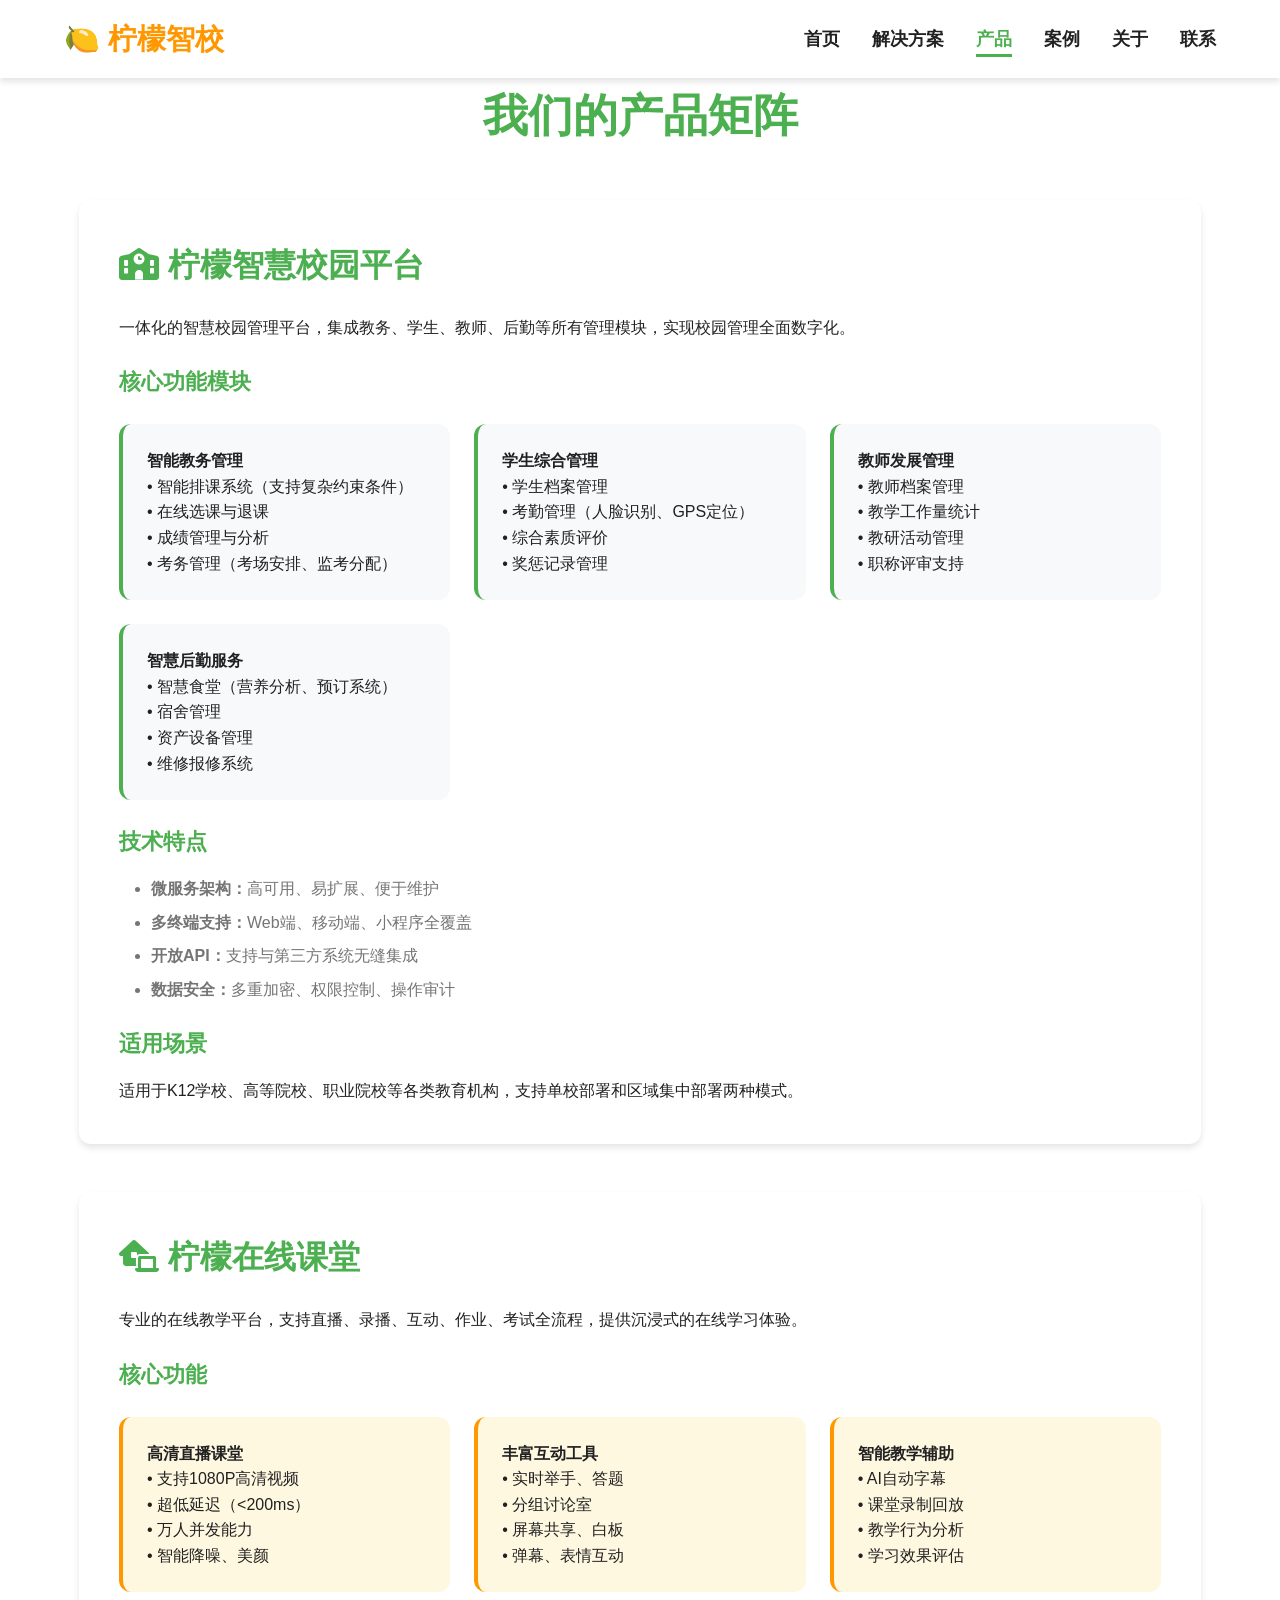
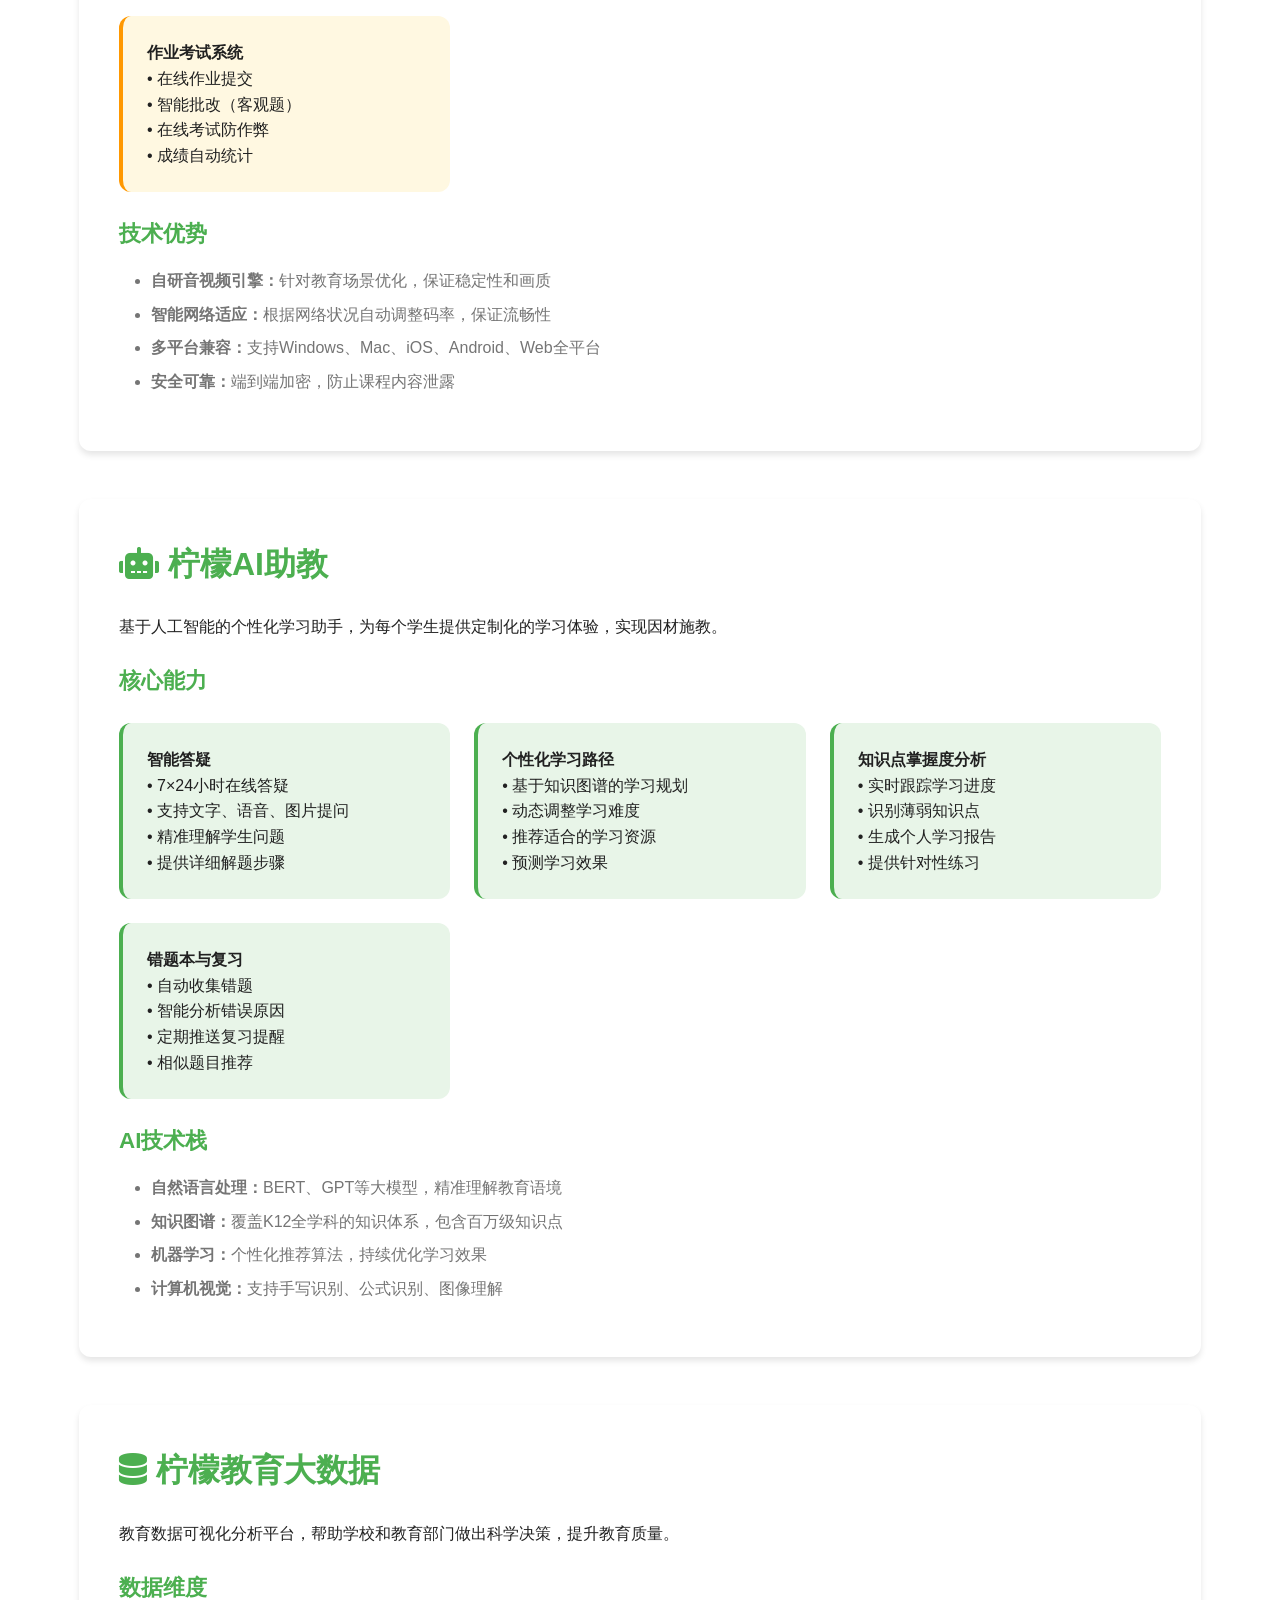
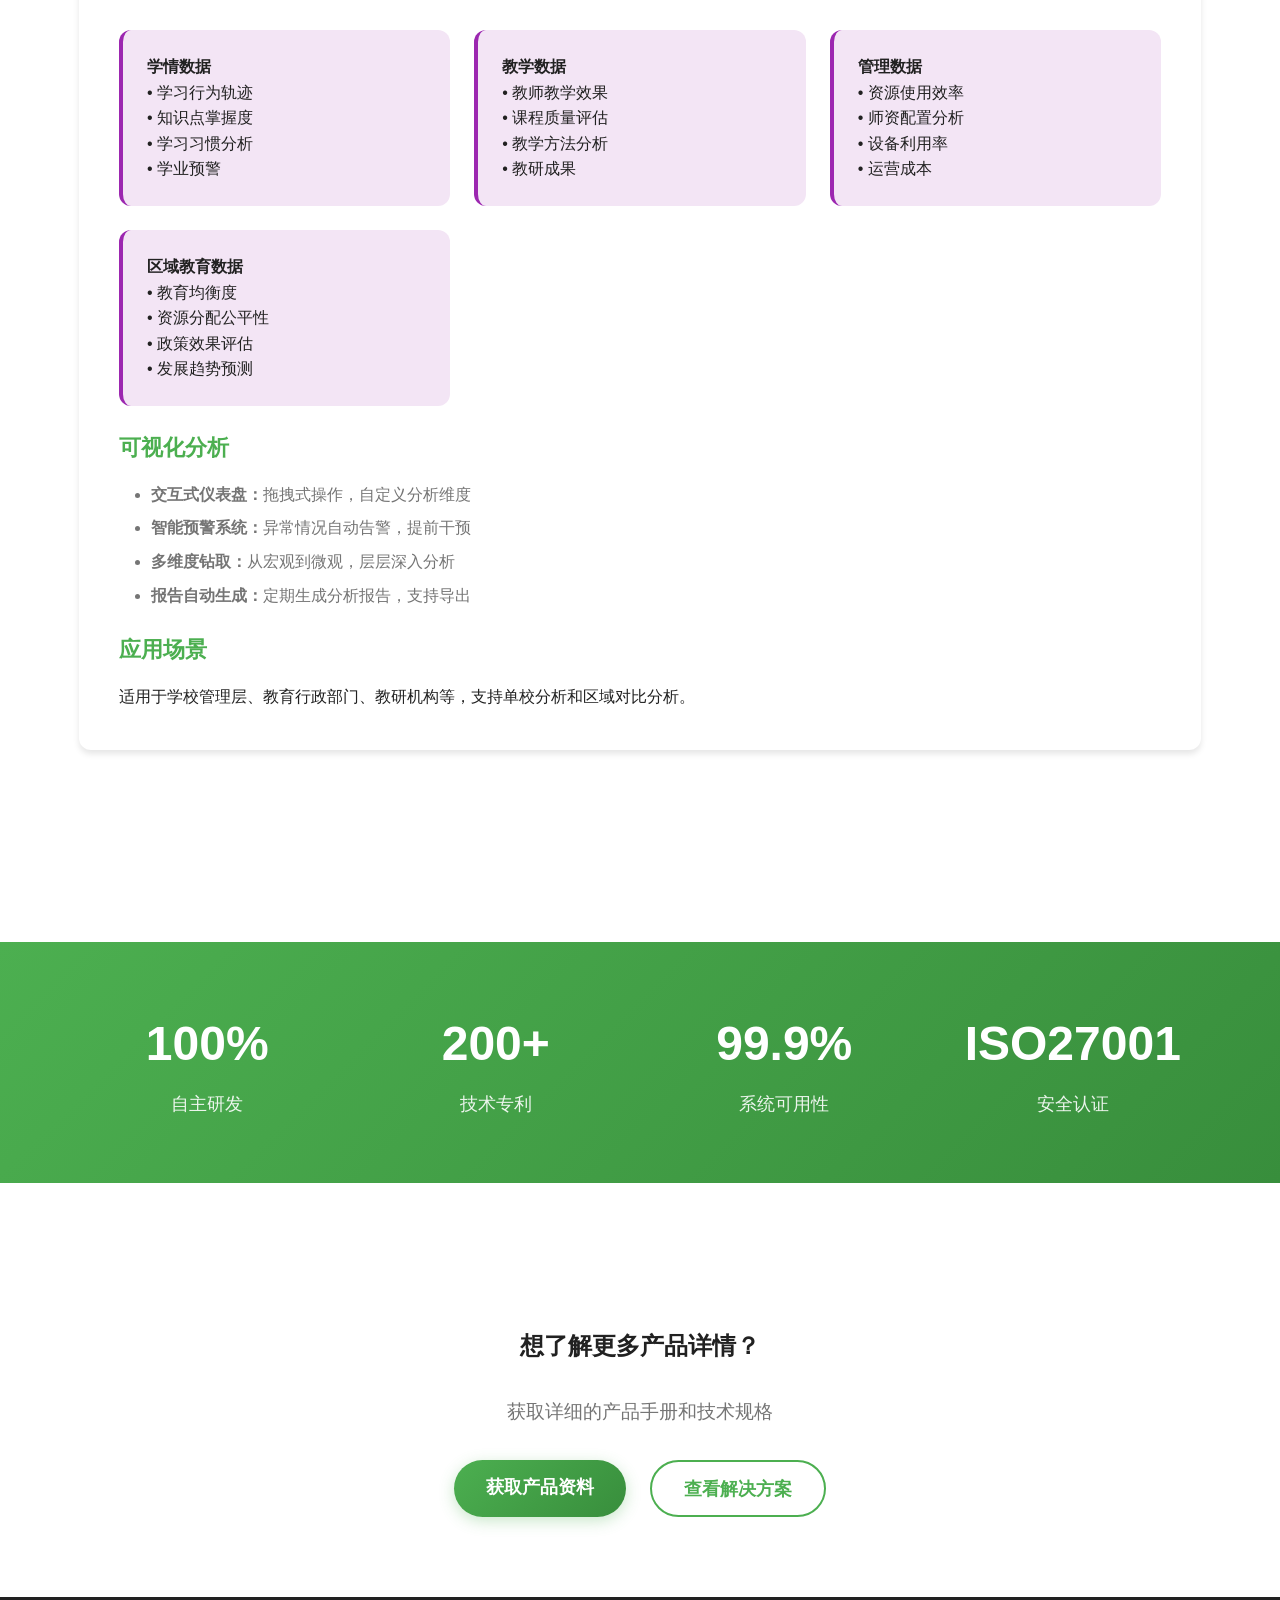
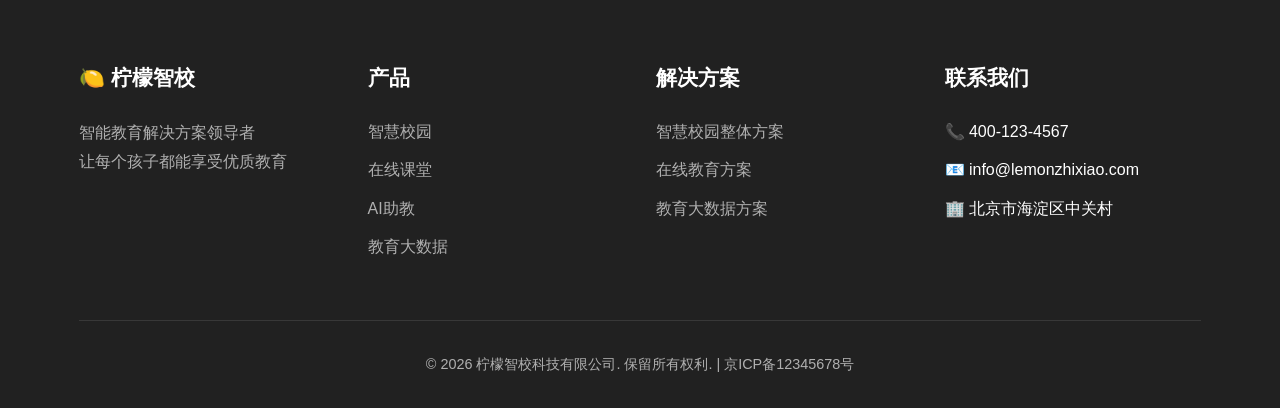
<file: docs/products.html>
<!DOCTYPE html>
<html lang="zh-CN">
<head>
    <meta charset="UTF-8">
    <meta name="viewport" content="width=device-width, initial-scale=1.0">
    <title>产品 - 柠檬智校 | 智能教育产品矩阵</title>
    <link rel="icon" href="favicon.ico" type="image/x-icon">
    <meta name="description" content="柠檬智校提供智慧校园平台、在线课堂、AI助教、教育大数据等核心产品，满足学校全方位数字化需求。">
    <link rel="stylesheet" href="styles.css">
    <link rel="stylesheet" href="https://cdnjs.cloudflare.com/ajax/libs/font-awesome/6.0.0/css/all.min.css">
</head>
<body>
    <!-- 导航栏 -->
    <nav class="navbar">
        <div class="container">
            <a href="index.html" class="logo">🍋 <span>柠檬智校</span></a>
            <ul class="nav-links">
                <li><a href="index.html">首页</a></li>
                <li><a href="solutions.html">解决方案</a></li>
                <li><a href="products.html" class="active">产品</a></li>
                <li><a href="cases.html">案例</a></li>
                <li><a href="about.html">关于</a></li>
                <li><a href="contact.html">联系</a></li>
            </ul>
        </div>
    </nav>

    <!-- 产品内容 -->
    <main class="page-content">
        <div class="container">
            <h1>我们的产品矩阵</h1>
            
            <div class="page-section">
                <h2><i class="fas fa-school"></i> 柠檬智慧校园平台</h2>
                <p>一体化的智慧校园管理平台，集成教务、学生、教师、后勤等所有管理模块，实现校园管理全面数字化。</p>
                
                <h3>核心功能模块</h3>
                <div style="display: grid; grid-template-columns: repeat(auto-fit, minmax(300px, 1fr)); gap: 1.5rem; margin: 1.5rem 0;">
                    <div style="background: #f8f9fa; padding: 1.5rem; border-radius: 12px; border-left: 4px solid var(--primary-color);">
                        <h4>智能教务管理</h4>
                        <p>• 智能排课系统（支持复杂约束条件）<br>• 在线选课与退课<br>• 成绩管理与分析<br>• 考务管理（考场安排、监考分配）</p>
                    </div>
                    <div style="background: #f8f9fa; padding: 1.5rem; border-radius: 12px; border-left: 4px solid var(--primary-color);">
                        <h4>学生综合管理</h4>
                        <p>• 学生档案管理<br>• 考勤管理（人脸识别、GPS定位）<br>• 综合素质评价<br>• 奖惩记录管理</p>
                    </div>
                    <div style="background: #f8f9fa; padding: 1.5rem; border-radius: 12px; border-left: 4px solid var(--primary-color);">
                        <h4>教师发展管理</h4>
                        <p>• 教师档案管理<br>• 教学工作量统计<br>• 教研活动管理<br>• 职称评审支持</p>
                    </div>
                    <div style="background: #f8f9fa; padding: 1.5rem; border-radius: 12px; border-left: 4px solid var(--primary-color);">
                        <h4>智慧后勤服务</h4>
                        <p>• 智慧食堂（营养分析、预订系统）<br>• 宿舍管理<br>• 资产设备管理<br>• 维修报修系统</p>
                    </div>
                </div>

                <h3>技术特点</h3>
                <ul>
                    <li><strong>微服务架构：</strong>高可用、易扩展、便于维护</li>
                    <li><strong>多终端支持：</strong>Web端、移动端、小程序全覆盖</li>
                    <li><strong>开放API：</strong>支持与第三方系统无缝集成</li>
                    <li><strong>数据安全：</strong>多重加密、权限控制、操作审计</li>
                </ul>

                <h3>适用场景</h3>
                <p>适用于K12学校、高等院校、职业院校等各类教育机构，支持单校部署和区域集中部署两种模式。</p>
            </div>

            <div class="page-section">
                <h2><i class="fas fa-laptop-house"></i> 柠檬在线课堂</h2>
                <p>专业的在线教学平台，支持直播、录播、互动、作业、考试全流程，提供沉浸式的在线学习体验。</p>
                
                <h3>核心功能</h3>
                <div style="display: grid; grid-template-columns: repeat(auto-fit, minmax(300px, 1fr)); gap: 1.5rem; margin: 1.5rem 0;">
                    <div style="background: #fff8e1; padding: 1.5rem; border-radius: 12px; border-left: 4px solid var(--secondary-color);">
                        <h4>高清直播课堂</h4>
                        <p>• 支持1080P高清视频<br>• 超低延迟（&lt;200ms）<br>• 万人并发能力<br>• 智能降噪、美颜</p>
                    </div>
                    <div style="background: #fff8e1; padding: 1.5rem; border-radius: 12px; border-left: 4px solid var(--secondary-color);">
                        <h4>丰富互动工具</h4>
                        <p>• 实时举手、答题<br>• 分组讨论室<br>• 屏幕共享、白板<br>• 弹幕、表情互动</p>
                    </div>
                    <div style="background: #fff8e1; padding: 1.5rem; border-radius: 12px; border-left: 4px solid var(--secondary-color);">
                        <h4>智能教学辅助</h4>
                        <p>• AI自动字幕<br>• 课堂录制回放<br>• 教学行为分析<br>• 学习效果评估</p>
                    </div>
                    <div style="background: #fff8e1; padding: 1.5rem; border-radius: 12px; border-left: 4px solid var(--secondary-color);">
                        <h4>作业考试系统</h4>
                        <p>• 在线作业提交<br>• 智能批改（客观题）<br>• 在线考试防作弊<br>• 成绩自动统计</p>
                    </div>
                </div>

                <h3>技术优势</h3>
                <ul>
                    <li><strong>自研音视频引擎：</strong>针对教育场景优化，保证稳定性和画质</li>
                    <li><strong>智能网络适应：</strong>根据网络状况自动调整码率，保证流畅性</li>
                    <li><strong>多平台兼容：</strong>支持Windows、Mac、iOS、Android、Web全平台</li>
                    <li><strong>安全可靠：</strong>端到端加密，防止课程内容泄露</li>
                </ul>
            </div>

            <div class="page-section">
                <h2><i class="fas fa-robot"></i> 柠檬AI助教</h2>
                <p>基于人工智能的个性化学习助手，为每个学生提供定制化的学习体验，实现因材施教。</p>
                
                <h3>核心能力</h3>
                <div style="display: grid; grid-template-columns: repeat(auto-fit, minmax(300px, 1fr)); gap: 1.5rem; margin: 1.5rem 0;">
                    <div style="background: #e8f5e8; padding: 1.5rem; border-radius: 12px; border-left: 4px solid #4CAF50;">
                        <h4>智能答疑</h4>
                        <p>• 7×24小时在线答疑<br>• 支持文字、语音、图片提问<br>• 精准理解学生问题<br>• 提供详细解题步骤</p>
                    </div>
                    <div style="background: #e8f5e8; padding: 1.5rem; border-radius: 12px; border-left: 4px solid #4CAF50;">
                        <h4>个性化学习路径</h4>
                        <p>• 基于知识图谱的学习规划<br>• 动态调整学习难度<br>• 推荐适合的学习资源<br>• 预测学习效果</p>
                    </div>
                    <div style="background: #e8f5e8; padding: 1.5rem; border-radius: 12px; border-left: 4px solid #4CAF50;">
                        <h4>知识点掌握度分析</h4>
                        <p>• 实时跟踪学习进度<br>• 识别薄弱知识点<br>• 生成个人学习报告<br>• 提供针对性练习</p>
                    </div>
                    <div style="background: #e8f5e8; padding: 1.5rem; border-radius: 12px; border-left: 4px solid #4CAF50;">
                        <h4>错题本与复习</h4>
                        <p>• 自动收集错题<br>• 智能分析错误原因<br>• 定期推送复习提醒<br>• 相似题目推荐</p>
                    </div>
                </div>

                <h3>AI技术栈</h3>
                <ul>
                    <li><strong>自然语言处理：</strong>BERT、GPT等大模型，精准理解教育语境</li>
                    <li><strong>知识图谱：</strong>覆盖K12全学科的知识体系，包含百万级知识点</li>
                    <li><strong>机器学习：</strong>个性化推荐算法，持续优化学习效果</li>
                    <li><strong>计算机视觉：</strong>支持手写识别、公式识别、图像理解</li>
                </ul>
            </div>

            <div class="page-section">
                <h2><i class="fas fa-database"></i> 柠檬教育大数据</h2>
                <p>教育数据可视化分析平台，帮助学校和教育部门做出科学决策，提升教育质量。</p>
                
                <h3>数据维度</h3>
                <div style="display: grid; grid-template-columns: repeat(auto-fit, minmax(250px, 1fr)); gap: 1.5rem; margin: 1.5rem 0;">
                    <div style="background: #f3e5f5; padding: 1.5rem; border-radius: 12px; border-left: 4px solid #9c27b0;">
                        <h4>学情数据</h4>
                        <p>• 学习行为轨迹<br>• 知识点掌握度<br>• 学习习惯分析<br>• 学业预警</p>
                    </div>
                    <div style="background: #f3e5f5; padding: 1.5rem; border-radius: 12px; border-left: 4px solid #9c27b0;">
                        <h4>教学数据</h4>
                        <p>• 教师教学效果<br>• 课程质量评估<br>• 教学方法分析<br>• 教研成果</p>
                    </div>
                    <div style="background: #f3e5f5; padding: 1.5rem; border-radius: 12px; border-left: 4px solid #9c27b0;">
                        <h4>管理数据</h4>
                        <p>• 资源使用效率<br>• 师资配置分析<br>• 设备利用率<br>• 运营成本</p>
                    </div>
                    <div style="background: #f3e5f5; padding: 1.5rem; border-radius: 12px; border-left: 4px solid #9c27b0;">
                        <h4>区域教育数据</h4>
                        <p>• 教育均衡度<br>• 资源分配公平性<br>• 政策效果评估<br>• 发展趋势预测</p>
                    </div>
                </div>

                <h3>可视化分析</h3>
                <ul>
                    <li><strong>交互式仪表盘：</strong>拖拽式操作，自定义分析维度</li>
                    <li><strong>智能预警系统：</strong>异常情况自动告警，提前干预</li>
                    <li><strong>多维度钻取：</strong>从宏观到微观，层层深入分析</li>
                    <li><strong>报告自动生成：</strong>定期生成分析报告，支持导出</li>
                </ul>

                <h3>应用场景</h3>
                <p>适用于学校管理层、教育行政部门、教研机构等，支持单校分析和区域对比分析。</p>
            </div>
        </div>
    </main>

    <!-- 产品特色 -->
    <section class="stats" style="margin: 4rem 0;">
        <div class="container">
            <div class="stats-grid">
                <div class="stat-item">
                    <h3>100%</h3>
                    <p>自主研发</p>
                </div>
                <div class="stat-item">
                    <h3>200+</h3>
                    <p>技术专利</p>
                </div>
                <div class="stat-item">
                    <h3>99.9%</h3>
                    <p>系统可用性</p>
                </div>
                <div class="stat-item">
                    <h3>ISO27001</h3>
                    <p>安全认证</p>
                </div>
            </div>
        </div>
    </section>

    <!-- 行动号召 -->
    <section class="page-content" style="text-align: center;">
        <div class="container">
            <h2>想了解更多产品详情？</h2>
            <p style="font-size: 1.2rem; margin: 2rem 0; color: var(--text-secondary);">获取详细的产品手册和技术规格</p>
            <div class="cta-buttons">
                <a href="contact.html" class="btn primary">获取产品资料</a>
                <a href="solutions.html" class="btn secondary">查看解决方案</a>
            </div>
        </div>
    </section>

    <!-- 页脚 -->
    <footer class="footer">
        <div class="container">
            <div class="footer-grid">
                <div class="footer-section">
                    <h3>🍋 柠檬智校</h3>
                    <p style="color: #b0b0b0; line-height: 1.8;">智能教育解决方案领导者<br>让每个孩子都能享受优质教育</p>
                </div>
                <div class="footer-section">
                    <h3>产品</h3>
                    <ul class="footer-links">
                        <li><a href="products.html#智慧校园">智慧校园</a></li>
                        <li><a href="products.html#在线课堂">在线课堂</a></li>
                        <li><a href="products.html#AI助教">AI助教</a></li>
                        <li><a href="products.html#教育大数据">教育大数据</a></li>
                    </ul>
                </div>
                <div class="footer-section">
                    <h3>解决方案</h3>
                    <ul class="footer-links">
                        <li><a href="solutions.html#智慧校园">智慧校园整体方案</a></li>
                        <li><a href="solutions.html#在线教育">在线教育方案</a></li>
                        <li><a href="solutions.html#教育大数据">教育大数据方案</a></li>
                    </ul>
                </div>
                <div class="footer-section">
                    <h3>联系我们</h3>
                    <ul class="footer-links">
                        <li>📞 400-123-4567</li>
                        <li>📧 info@lemonzhixiao.com</li>
                        <li>🏢 北京市海淀区中关村</li>
                    </ul>
                </div>
            </div>
            <div class="copyright">
                <p>&copy; 2026 柠檬智校科技有限公司. 保留所有权利. | 京ICP备12345678号</p>
            </div>
        </div>
    </footer>

    <script>
        // 导航栏滚动效果
        window.addEventListener('scroll', function() {
            const navbar = document.querySelector('.navbar');
            if (window.scrollY > 50) {
                navbar.classList.add('scrolled');
            } else {
                navbar.classList.remove('scrolled');
            }
        });
    </script>
</body>
</html>
</file>
<file: docs/styles.css>
/* 现代化重置和基础样式 */
* {
    margin: 0;
    padding: 0;
    box-sizing: border-box;
}

:root {
    --primary-color: #4CAF50;
    --primary-dark: #388E3C;
    --primary-light: #81C784;
    --secondary-color: #FF9800;
    --text-primary: #212121;
    --text-secondary: #757575;
    --background: #ffffff;
    --surface: #f5f5f5;
    --shadow: 0 4px 6px rgba(0, 0, 0, 0.1);
    --shadow-lg: 0 10px 25px rgba(0, 0, 0, 0.15);
    --border-radius: 12px;
    --transition: all 0.3s ease;
}

body {
    font-family: 'Segoe UI', Tahoma, Geneva, Verdana, sans-serif;
    line-height: 1.6;
    color: var(--text-primary);
    background-color: var(--background);
    overflow-x: hidden;
}

.container {
    width: 90%;
    max-width: 1200px;
    margin: 0 auto;
    padding: 0 15px;
}

/* 导航栏 - 固定顶部，半透明效果 */
.navbar {
    background: rgba(255, 255, 255, 0.95);
    backdrop-filter: blur(10px);
    box-shadow: var(--shadow);
    position: fixed;
    top: 0;
    left: 0;
    right: 0;
    z-index: 1000;
    transition: var(--transition);
}

.navbar.scrolled {
    background: rgba(255, 255, 255, 0.98);
    box-shadow: var(--shadow-lg);
}

.navbar .container {
    display: flex;
    justify-content: space-between;
    align-items: center;
    padding: 1rem 0;
}

.logo {
    font-size: 1.8rem;
    font-weight: 800;
    color: var(--primary-color);
    text-decoration: none;
    display: flex;
    align-items: center;
    gap: 8px;
}

.logo span {
    color: var(--secondary-color);
}

.nav-links {
    display: flex;
    list-style: none;
    gap: 2rem;
}

.nav-links a {
    text-decoration: none;
    color: var(--text-primary);
    font-weight: 600;
    font-size: 1.1rem;
    position: relative;
    transition: var(--transition);
    padding: 0.5rem 0;
}

.nav-links a:hover,
.nav-links a.active {
    color: var(--primary-color);
}

.nav-links a::after {
    content: '';
    position: absolute;
    bottom: 0;
    left: 0;
    width: 0;
    height: 3px;
    background: var(--primary-color);
    transition: var(--transition);
}

.nav-links a:hover::after,
.nav-links a.active::after {
    width: 100%;
}

/* 按钮样式 */
.btn {
    display: inline-block;
    padding: 0.8rem 2rem;
    border-radius: 50px;
    text-decoration: none;
    font-weight: 700;
    font-size: 1.1rem;
    text-align: center;
    transition: var(--transition);
    cursor: pointer;
    border: none;
    outline: none;
}

.btn.primary {
    background: linear-gradient(135deg, var(--primary-color), var(--primary-dark));
    color: white;
    box-shadow: 0 4px 15px rgba(76, 175, 80, 0.3);
}

.btn.primary:hover {
    transform: translateY(-3px);
    box-shadow: 0 8px 25px rgba(76, 175, 80, 0.4);
}

.btn.secondary {
    background: transparent;
    color: var(--primary-color);
    border: 2px solid var(--primary-color);
}

.btn.secondary:hover {
    background: var(--primary-color);
    color: white;
    transform: translateY(-3px);
}

/* 首页横幅 - 英雄区域 */
.hero {
    background: linear-gradient(135deg, #667eea 0%, #764ba2 100%);
    color: white;
    text-align: center;
    padding: 8rem 0 5rem;
    margin-bottom: 4rem;
    position: relative;
    overflow: hidden;
}

.hero::before {
    content: '';
    position: absolute;
    top: 0;
    left: 0;
    right: 0;
    bottom: 0;
    background: url("data:image/svg+xml,%3Csvg width='100' height='100' viewBox='0 0 100 100' xmlns='http://www.w3.org/2000/svg'%3E%3Cpath d='M11 18c3.866 0 7-3.134 7-7s-3.134-7-7-7-7 3.134-7 7 3.134 7 7 7zm48 25c3.866 0 7-3.134 7-7s-3.134-7-7-7-7 3.134-7 7 3.134 7 7 7zm-43-7c1.657 0 3-1.343 3-3s-1.343-3-3-3-3 1.343-3 3 1.343 3 3 3zm63 31c1.657 0 3-1.343 3-3s-1.343-3-3-3-3 1.343-3 3 1.343 3 3 3zM34 90c1.657 0 3-1.343 3-3s-1.343-3-3-3-3 1.343-3 3 1.343 3 3 3zm56-76c1.657 0 3-1.343 3-3s-1.343-3-3-3-3 1.343-3 3 1.343 3 3 3zm-5 68c2.762 0 5-2.238 5-5s-2.238-5-5-5-5 2.238-5 5 2.238 5 5 5zm15 19c2.762 0 5-2.238 5-5s-2.238-5-5-5-5 2.238-5 5 2.238 5 5 5zM18 53c2.762 0 5-2.238 5-5s-2.238-5-5-5-5 2.238-5 5 2.238 5 5 5zm44-31c2.762 0 5-2.238 5-5s-2.238-5-5-5-5 2.238-5 5 2.238 5 5 5z' fill='%23ffffff' fill-opacity='0.1' fill-rule='evenodd'/%3E%3C/svg%3E");
    opacity: 0.2;
}

.hero h1 {
    font-size: 3.5rem;
    font-weight: 800;
    margin-bottom: 1.5rem;
    line-height: 1.2;
    text-shadow: 0 2px 4px rgba(0,0,0,0.2);
}

.hero p {
    font-size: 1.4rem;
    margin-bottom: 2.5rem;
    max-width: 700px;
    margin-left: auto;
    margin-right: auto;
    opacity: 0.95;
}

.cta-buttons {
    display: flex;
    justify-content: center;
    gap: 1.5rem;
    flex-wrap: wrap;
}

/* 核心优势卡片 */
.features {
    padding: 5rem 0;
    background: var(--surface);
    position: relative;
}

.features::before {
    content: '';
    position: absolute;
    top: 0;
    left: 0;
    right: 0;
    height: 100px;
    background: linear-gradient(to bottom, white 0%, transparent 100%);
}

.features h2 {
    text-align: center;
    margin-bottom: 4rem;
    font-size: 2.5rem;
    font-weight: 800;
    color: var(--primary-color);
    position: relative;
}

.features h2::after {
    content: '';
    position: absolute;
    bottom: -15px;
    left: 50%;
    transform: translateX(-50%);
    width: 80px;
    height: 4px;
    background: var(--primary-color);
    border-radius: 2px;
}

.feature-grid {
    display: grid;
    grid-template-columns: repeat(auto-fit, minmax(300px, 1fr));
    gap: 2.5rem;
}

.feature-card {
    background: white;
    padding: 2.5rem;
    border-radius: var(--border-radius);
    box-shadow: var(--shadow);
    text-align: center;
    transition: var(--transition);
    position: relative;
    overflow: hidden;
}

.feature-card::before {
    content: '';
    position: absolute;
    top: 0;
    left: 0;
    right: 0;
    height: 5px;
    background: linear-gradient(90deg, var(--primary-color), var(--secondary-color));
    transform: scaleX(0);
    transition: var(--transition);
}

.feature-card:hover {
    transform: translateY(-10px);
    box-shadow: var(--shadow-lg);
}

.feature-card:hover::before {
    transform: scaleX(1);
}

.feature-card i {
    font-size: 3rem;
    margin-bottom: 1.5rem;
    color: var(--primary-color);
}

.feature-card h3 {
    color: var(--primary-color);
    margin-bottom: 1rem;
    font-size: 1.5rem;
    font-weight: 700;
}

/* 统计数据 */
.stats {
    background: linear-gradient(135deg, var(--primary-color), var(--primary-dark));
    color: white;
    padding: 4rem 0;
    margin: 4rem 0;
}

.stats-grid {
    display: grid;
    grid-template-columns: repeat(auto-fit, minmax(200px, 1fr));
    gap: 2rem;
    text-align: center;
}

.stat-item h3 {
    font-size: 3rem;
    font-weight: 800;
    margin-bottom: 0.5rem;
}

.stat-item p {
    font-size: 1.1rem;
    opacity: 0.9;
}

/* 页面内容通用样式 */
.page-content {
    padding: 5rem 0;
}

.page-content h1 {
    text-align: center;
    margin-bottom: 3rem;
    font-size: 2.8rem;
    font-weight: 800;
    color: var(--primary-color);
}

.page-section {
    margin-bottom: 3rem;
    padding: 2.5rem;
    background: white;
    border-radius: var(--border-radius);
    box-shadow: var(--shadow);
    transition: var(--transition);
}

.page-section:hover {
    transform: translateY(-5px);
    box-shadow: var(--shadow-lg);
}

.page-section h2 {
    color: var(--primary-color);
    margin-bottom: 1.5rem;
    font-size: 2rem;
    font-weight: 700;
}

.page-section h3 {
    color: var(--primary-color);
    margin: 1.5rem 0 1rem;
    font-size: 1.4rem;
    font-weight: 600;
}

.page-section ul {
    padding-left: 2rem;
    margin: 1rem 0;
}

.page-section li {
    margin-bottom: 0.5rem;
    color: var(--text-secondary);
}

/* 联系表单 */
.contact-form {
    max-width: 600px;
    margin: 0 auto;
}

.form-group {
    margin-bottom: 1.5rem;
}

.form-group label {
    display: block;
    margin-bottom: 0.5rem;
    font-weight: 600;
    color: var(--text-primary);
}

.form-control {
    width: 100%;
    padding: 0.8rem;
    border: 2px solid #e0e0e0;
    border-radius: 8px;
    font-size: 1rem;
    transition: var(--transition);
}

.form-control:focus {
    outline: none;
    border-color: var(--primary-color);
    box-shadow: 0 0 0 3px rgba(76, 175, 80, 0.1);
}

textarea.form-control {
    min-height: 150px;
    resize: vertical;
}

/* 页脚 */
.footer {
    background: var(--text-primary);
    color: white;
    padding: 4rem 0 2rem;
}

.footer-grid {
    display: grid;
    grid-template-columns: repeat(auto-fit, minmax(200px, 1fr));
    gap: 2rem;
    margin-bottom: 3rem;
}

.footer h3 {
    margin-bottom: 1.5rem;
    font-size: 1.3rem;
    font-weight: 700;
}

.footer-links {
    list-style: none;
}

.footer-links li {
    margin-bottom: 0.8rem;
}

.footer-links a {
    color: #b0b0b0;
    text-decoration: none;
    transition: var(--transition);
}

.footer-links a:hover {
    color: white;
    transform: translateX(5px);
}

.copyright {
    text-align: center;
    padding-top: 2rem;
    border-top: 1px solid rgba(255, 255, 255, 0.1);
    color: #b0b0b0;
    font-size: 0.9rem;
}

/* 响应式设计 */
@media (max-width: 768px) {
    .navbar .container {
        flex-direction: column;
        gap: 1rem;
    }
    
    .nav-links {
        gap: 1rem;
        flex-wrap: wrap;
        justify-content: center;
    }
    
    .hero {
        padding: 6rem 0 4rem;
    }
    
    .hero h1 {
        font-size: 2.5rem;
    }
    
    .hero p {
        font-size: 1.2rem;
    }
    
    .cta-buttons {
        flex-direction: column;
        align-items: center;
    }
    
    .btn {
        width: 100%;
        max-width: 300px;
    }
    
    .features h2,
    .page-content h1 {
        font-size: 2rem;
    }
    
    .stat-item h3 {
        font-size: 2.5rem;
    }
}

/* 动画效果 */
@keyframes fadeInUp {
    from {
        opacity: 0;
        transform: translateY(30px);
    }
    to {
        opacity: 1;
        transform: translateY(0);
    }
}

.fade-in-up {
    animation: fadeInUp 0.8s ease-out forwards;
}

/* 加载动画 */
.loading {
    opacity: 0;
}
</file>
